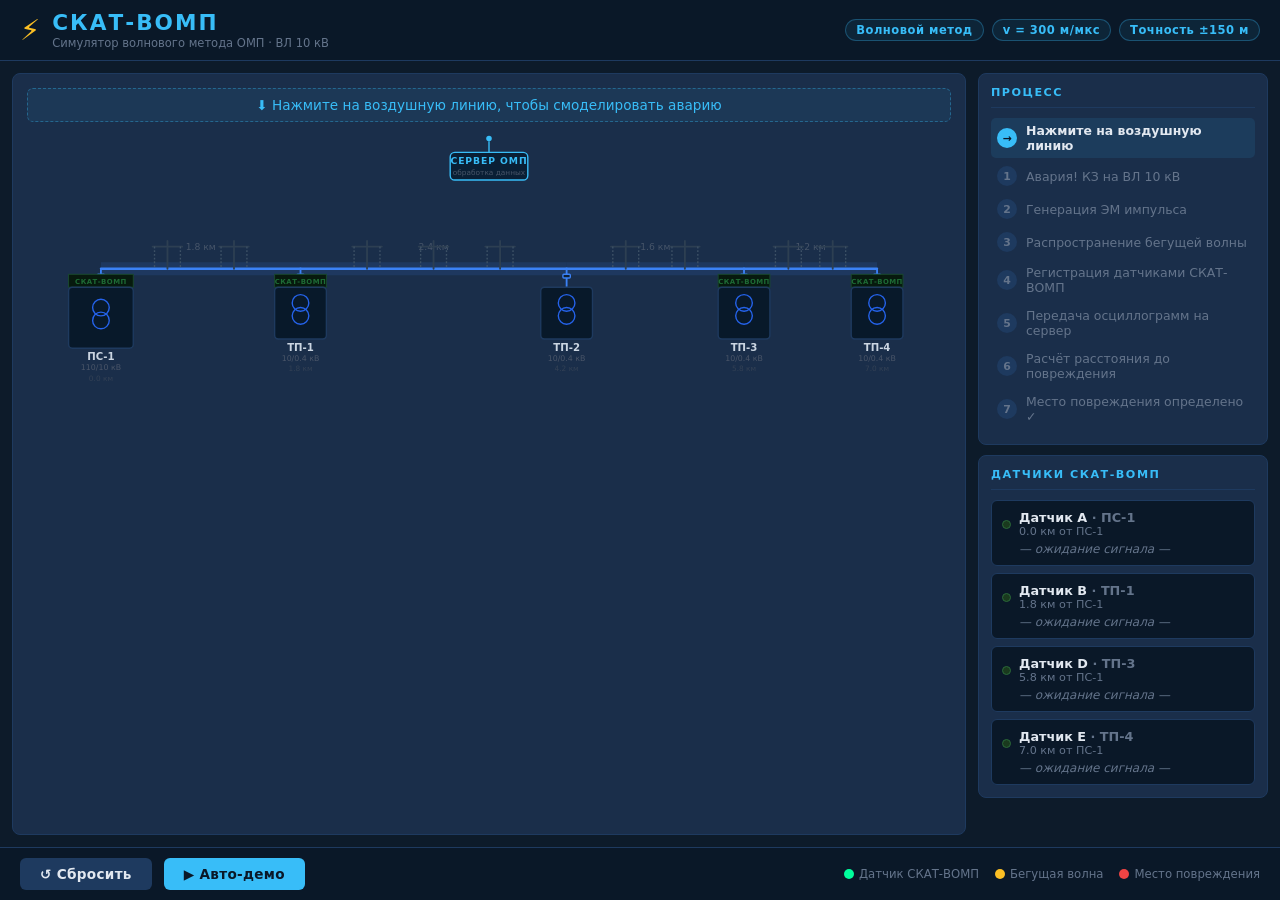
<file: index.html>
<!DOCTYPE html>
<html lang="ru">
<head>
    <meta charset="UTF-8">
    <meta name="viewport" content="width=device-width, initial-scale=1.0">
    <title>СКАТ-ВОМП — Симулятор определения мест повреждений</title>
    <meta name="apple-mobile-web-app-capable" content="yes">
    <meta name="apple-mobile-web-app-status-bar-style" content="black-translucent">
    <meta name="theme-color" content="#0d1b2a">
    <link rel="stylesheet" href="style.css">
</head>
<body>

<header class="page-header">
    <div class="header-inner">
        <div class="logo-row">
            <div class="logo-icon">⚡</div>
            <div>
                <div class="logo-name">СКАТ-ВОМП</div>
                <div class="logo-sub">Симулятор волнового метода ОМП · ВЛ 10 кВ</div>
            </div>
        </div>
        <div class="header-badges">
            <span class="badge">Волновой метод</span>
            <span class="badge">v = 300 м/мкс</span>
            <span class="badge">Точность ±150 м</span>
        </div>
    </div>
</header>

<div class="app-body">

    <div class="diagram-panel">
        <div class="diagram-hint" id="diagram-hint">
            ⬇ Нажмите на воздушную линию, чтобы смоделировать аварию
        </div>
        <svg id="network-svg" viewBox="0 0 1000 290"
             preserveAspectRatio="xMidYMid meet"
             role="img" aria-label="Однолинейная схема ВЛ 10 кВ">
        </svg>
    </div>

    <aside class="info-panel">

        <div class="panel-section">
            <div class="section-title">Процесс</div>
            <div class="steps-list" id="steps-list"></div>
        </div>

        <div class="panel-section">
            <div class="section-title">Датчики СКАТ-ВОМП</div>
            <div class="sensors-list" id="sensors-list"></div>
        </div>

        <div class="panel-section" id="calc-panel" style="display:none">
            <div class="section-title">Расчёт ОМП</div>
            <div id="calc-content"></div>
        </div>

    </aside>
</div>

<div class="bottom-bar">
    <button class="btn btn-reset" id="btn-reset">↺ Сбросить</button>
    <button class="btn btn-demo" id="btn-demo">▶ Авто-демо</button>
    <div class="bottom-legend">
        <span class="leg-item"><span class="leg-dot dot-sensor"></span>Датчик СКАТ-ВОМП</span>
        <span class="leg-item"><span class="leg-dot dot-wave"></span>Бегущая волна</span>
        <span class="leg-item"><span class="leg-dot dot-fault"></span>Место повреждения</span>
    </div>
</div>

<script src="simulator.js"></script>
</body>
</html>
</file>
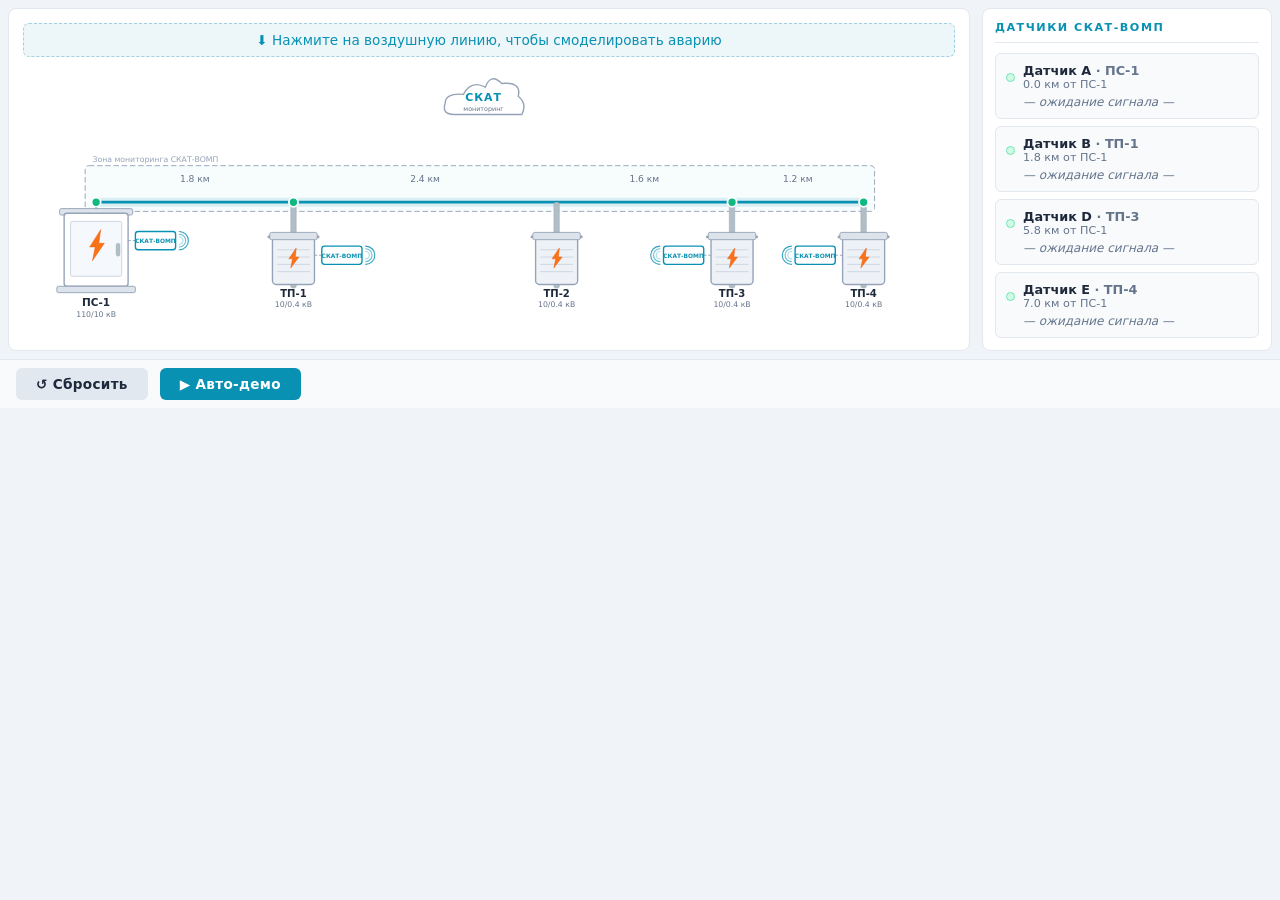
<file: simulator-embed.html>
<!DOCTYPE html>
<html lang="ru">
<head>
    <meta charset="UTF-8">
    <meta name="viewport" content="width=device-width, initial-scale=1.0">
    <title>СКАТ-ВОМП — Симулятор определения мест повреждений</title>

    <style>
:root {
    --bg-page: #f0f4f8;
    --bg-card: #ffffff;
    --bg-dark: #f8fafc;
    --color-line: #0891b2;
    --color-line-hover: #0ea5e9;
    --color-line-fault: #ef4444;
    --color-primary: #0891b2;
    --color-sensor-off: #d1fae5;
    --color-sensor-on: #10b981;
    --color-wave: #ef4444;
    --color-fault: #ef4444;
    --color-data: #8b5cf6;
    --color-result: #0d9488;
    --color-text: #1e293b;
    --color-dim: #64748b;
    --color-border: #e2e8f0;
    --radius: 8px;
    --font: 'Segoe UI', system-ui, -apple-system, sans-serif;
}

* { box-sizing: border-box; margin: 0; padding: 0; }

body {
    font-family: var(--font);
    background: var(--bg-page);
    color: var(--color-text);
    min-height: 0;
    display: flex;
    flex-direction: column;
}

.page-header {
    background: var(--bg-dark);
    border-bottom: 1px solid var(--color-border);
    padding: 10px 20px;
    flex-shrink: 0;
}

.header-inner {
    display: flex;
    align-items: center;
    justify-content: space-between;
    max-width: 1440px;
    margin: 0 auto;
}

.logo-row {
    display: flex;
    align-items: center;
    gap: 12px;
}

.logo-icon {
    font-size: 1.8rem;
    color: var(--color-wave);
    line-height: 1;
}

.logo-name {
    font-size: 1.35rem;
    font-weight: 800;
    color: var(--color-primary);
    letter-spacing: 2px;
}

.logo-sub {
    font-size: 0.72rem;
    color: var(--color-dim);
    margin-top: 1px;
}

.header-badges {
    display: flex;
    gap: 8px;
    flex-wrap: wrap;
}

.badge {
    background: rgba(8,145,178,0.08);
    color: var(--color-primary);
    border: 1px solid rgba(8,145,178,0.3);
    padding: 3px 10px;
    border-radius: 20px;
    font-size: 0.72rem;
    font-weight: 600;
    letter-spacing: 0.5px;
}

.app-body {
    display: flex;
    flex: 1;
    gap: 12px;
    padding: 8px;
    max-width: 1440px;
    margin: 0 auto;
    width: 100%;
}

.diagram-panel {
    flex: 1;
    background: var(--bg-card);
    border-radius: var(--radius);
    border: 1px solid var(--color-border);
    padding: 14px;
    display: flex;
    flex-direction: column;
    min-width: 0;
}

.diagram-hint {
    text-align: center;
    font-size: 0.85rem;
    color: var(--color-primary);
    padding: 8px 12px;
    background: rgba(8,145,178,0.07);
    border: 1px dashed rgba(8,145,178,0.35);
    border-radius: 6px;
    margin-bottom: 10px;
    transition: opacity 0.4s;
}

.diagram-hint.hidden {
    opacity: 0;
    pointer-events: none;
}

#network-svg {
    width: 100%;
    height: auto;
    display: block;
    touch-action: pan-x pan-y;
}

.info-panel {
    width: 290px;
    flex-shrink: 0;
    display: flex;
    flex-direction: column;
    gap: 10px;
}

.panel-section {
    background: var(--bg-card);
    border-radius: var(--radius);
    border: 1px solid var(--color-border);
    padding: 12px;
}

.section-title {
    font-size: 0.7rem;
    font-weight: 700;
    text-transform: uppercase;
    letter-spacing: 1.5px;
    color: var(--color-primary);
    padding-bottom: 8px;
    margin-bottom: 10px;
    border-bottom: 1px solid var(--color-border);
}

.step-item {
    display: flex;
    align-items: center;
    gap: 9px;
    padding: 5px 6px;
    border-radius: 5px;
    margin-bottom: 3px;
    transition: all 0.25s;
}

.step-num {
    width: 20px;
    height: 20px;
    border-radius: 50%;
    background: var(--color-border);
    color: var(--color-dim);
    display: flex;
    align-items: center;
    justify-content: center;
    font-size: 0.68rem;
    font-weight: 700;
    flex-shrink: 0;
    transition: all 0.25s;
}

.step-text {
    font-size: 0.78rem;
    color: var(--color-dim);
    transition: color 0.25s;
}

.step-item.active {
    background: rgba(8,145,178,0.08);
}

.step-item.active .step-num {
    background: var(--color-primary);
    color: #ffffff;
}

.step-item.active .step-text {
    color: var(--color-text);
    font-weight: 600;
}

.step-item.done .step-num {
    background: var(--color-result);
    color: #ffffff;
}

.step-item.done .step-text {
    color: var(--color-result);
}

.sensor-card {
    background: var(--bg-dark);
    border-radius: 6px;
    border: 1px solid var(--color-border);
    padding: 9px 10px;
    margin-bottom: 7px;
    transition: border-color 0.3s;
}

.sensor-card:last-child { margin-bottom: 0; }

.sensor-card.triggered {
    border-color: var(--color-sensor-on);
}

.sensor-hdr {
    display: flex;
    align-items: center;
    gap: 8px;
    margin-bottom: 4px;
}

.sensor-dot {
    width: 9px;
    height: 9px;
    border-radius: 50%;
    background: #d1fae5;
    border: 1.5px solid #6ee7b7;
    flex-shrink: 0;
    transition: all 0.3s;
}

.sensor-card.triggered .sensor-dot {
    background: var(--color-sensor-on);
    border-color: var(--color-sensor-on);
    box-shadow: 0 0 6px var(--color-sensor-on);
    animation: dot-pulse 1s ease-in-out 3;
}

.sensor-name {
    font-size: 0.8rem;
    font-weight: 700;
    color: var(--color-text);
}

.sensor-loc {
    font-size: 0.7rem;
    color: var(--color-dim);
}

.sensor-time {
    font-size: 0.75rem;
    color: var(--color-dim);
    padding-left: 17px;
    font-style: italic;
}

.sensor-time.registered {
    color: var(--color-sensor-on);
    font-style: normal;
    font-weight: 600;
}

.calc-box {
    background: var(--bg-dark);
    border-radius: 5px;
    border: 1px solid var(--color-border);
    padding: 10px;
    margin-bottom: 8px;
    font-size: 0.77rem;
}

.calc-formula {
    font-family: 'Courier New', Courier, monospace;
    font-size: 0.82rem;
    color: var(--color-primary);
    text-align: center;
    padding: 6px;
    background: rgba(8,145,178,0.06);
    border-radius: 4px;
    margin-bottom: 10px;
    border: 1px solid rgba(8,145,178,0.15);
}

.calc-row {
    display: flex;
    justify-content: space-between;
    align-items: baseline;
    padding: 3px 0;
    border-bottom: 1px solid rgba(0,0,0,0.06);
}

.calc-row:last-child { border-bottom: none; }

.calc-label {
    color: var(--color-dim);
    font-size: 0.73rem;
}

.calc-val {
    color: var(--color-text);
    font-weight: 600;
    font-family: 'Courier New', monospace;
    font-size: 0.8rem;
}

.calc-steps {
    font-family: 'Courier New', monospace;
    font-size: 0.78rem;
    color: var(--color-dim);
    line-height: 1.7;
    padding: 6px;
}

.calc-steps .hi { color: var(--color-primary); }

.calc-result-box {
    background: rgba(13,148,136,0.07);
    border: 1px solid var(--color-result);
    border-radius: 5px;
    padding: 10px;
    text-align: center;
}

.calc-result-label {
    font-size: 0.7rem;
    color: var(--color-dim);
    text-transform: uppercase;
    letter-spacing: 1px;
    margin-bottom: 4px;
}

.calc-result-value {
    font-size: 1.05rem;
    font-weight: 800;
    color: var(--color-result);
}

.calc-result-sub {
    font-size: 0.7rem;
    color: var(--color-dim);
    margin-top: 2px;
}

.bottom-bar {
    display: flex;
    align-items: center;
    gap: 12px;
    padding: 8px 16px;
    background: var(--bg-dark);
    border-top: 1px solid var(--color-border);
    flex-shrink: 0;
}

.btn {
    padding: 8px 20px;
    border-radius: 6px;
    border: none;
    font-family: var(--font);
    font-size: 0.85rem;
    font-weight: 700;
    cursor: pointer;
    transition: all 0.18s;
    letter-spacing: 0.3px;
}

.btn-reset {
    background: var(--color-border);
    color: var(--color-text);
}

.btn-reset:hover { background: #cbd5e1; }

.btn-demo {
    background: var(--color-primary);
    color: #ffffff;
}

.btn-demo:hover { background: #0ea5e9; }

.btn-demo:disabled {
    opacity: 0.4;
    cursor: not-allowed;
}

.bottom-legend {
    display: flex;
    gap: 16px;
    margin-left: auto;
    flex-wrap: wrap;
}

.leg-item {
    display: flex;
    align-items: center;
    gap: 5px;
    font-size: 0.73rem;
    color: var(--color-dim);
}

.leg-dot {
    width: 10px;
    height: 10px;
    border-radius: 50%;
    display: inline-block;
}

.dot-sensor { background: var(--color-sensor-on); }
.dot-wave   { background: var(--color-wave); }
.dot-fault  { background: var(--color-fault); }

@keyframes dot-pulse {
    0%, 100% { box-shadow: 0 0 6px var(--color-sensor-on); }
    50%       { box-shadow: 0 0 14px var(--color-sensor-on); }
}

@keyframes fadeIn {
    from { opacity: 0; transform: translateY(6px); }
    to   { opacity: 1; transform: translateY(0); }
}

.anim-fadein {
    animation: fadeIn 0.4s ease forwards;
}

@media (max-width: 860px) {
    .app-body { flex-direction: column; }
    .info-panel { width: 100%; flex-direction: row; flex-wrap: wrap; }
    .panel-section { flex: 1; min-width: 220px; }
    .header-badges { display: none; }
}

@media (max-width: 640px) {
    .diagram-panel {
        overflow-x: auto;
        -webkit-overflow-scrolling: touch;
        padding: 10px 8px;
    }
    #network-svg {
        min-width: 680px;
        width: 680px;
        height: auto;
    }
    .diagram-hint {
        font-size: 0.75rem;
        padding: 6px 10px;
    }
}

@media (max-width: 520px) {
    .info-panel { flex-direction: column !important; }
    .panel-section { min-width: unset !important; }
    .bottom-legend { display: none; }
    .logo-sub { display: none; }
    .bottom-bar { justify-content: center; gap: 10px; padding: 10px 12px; }
    .btn { flex: 1; max-width: 150px; min-height: 44px; font-size: 0.9rem; }
    .section-title { font-size: 0.65rem; }
    .step-text { font-size: 0.74rem; }
    .sensor-name { font-size: 0.75rem; }
}
    </style>
</head>
<body>


<div class="app-body">

    <div class="diagram-panel">
        <div class="diagram-hint" id="diagram-hint">
            ⬇ Нажмите на воздушную линию, чтобы смоделировать аварию
        </div>
        <svg id="network-svg" viewBox="0 0 1020 292"
             preserveAspectRatio="xMidYMid meet"
             role="img" aria-label="Однолинейная схема ВЛ 10 кВ">
        </svg>
    </div>

    <aside class="info-panel">

        <div class="panel-section" style="display:none">
            <div class="section-title">Процесс</div>
            <div class="steps-list" id="steps-list"></div>
        </div>

        <div class="panel-section">
            <div class="section-title">Датчики СКАТ-ВОМП</div>
            <div class="sensors-list" id="sensors-list"></div>
        </div>

        <div class="panel-section" id="calc-panel" style="display:none">
            <div class="section-title">Расчёт ОМП</div>
            <div id="calc-content"></div>
        </div>

    </aside>
</div>

<div class="bottom-bar">
    <button class="btn btn-reset" id="btn-reset">↺ Сбросить</button>
    <button class="btn btn-demo" id="btn-demo">▶ Авто-демо</button>

</div>

<script>
'use strict';

const WAVE_SPEED   = 300;
const SVG_NS       = 'http://www.w3.org/2000/svg';
const LINE_Y       = 148;
const SERVER_X     = 500;
const SERVER_Y     = 38;
const SVG_LEFT     = 80;
const SVG_RIGHT    = 920;
const TOTAL_KM     = 7.0;
const PX_PER_KM    = (SVG_RIGHT - SVG_LEFT) / TOTAL_KM;
const ANIM_VEL = (SVG_RIGHT - SVG_LEFT) / 3.5;

const NODES = [
    { id:'A', label:'ПС-1',  sub:'110/10 кВ', km:0.0, hasSensor:true,  isMain:true  },
    { id:'B', label:'ТП-1',  sub:'10/0.4 кВ', km:1.8, hasSensor:true,  isMain:false },
    { id:'C', label:'ТП-2',  sub:'10/0.4 кВ', km:4.2, hasSensor:false, isMain:false },
    { id:'D', label:'ТП-3',  sub:'10/0.4 кВ', km:5.8, hasSensor:true,  isMain:false },
    { id:'E', label:'ТП-4',  sub:'10/0.4 кВ', km:7.0, hasSensor:true,  isMain:false },
];

const SEGMENTS = [
    { id:0, from:0, to:1, km:1.8 },
    { id:1, from:1, to:2, km:2.4 },
    { id:2, from:2, to:3, km:1.6 },
    { id:3, from:3, to:4, km:1.2 },
];

const STEPS_TEXT = [
    'Нажмите на воздушную линию',
    'Авария! КЗ на ВЛ 10 кВ',
    'Генерация ЭМ импульса',
    'Распространение бегущей волны',
    'Регистрация датчиками СКАТ-ВОМП',
    'Передача осциллограмм на сервер',
    'Расчёт расстояния до повреждения',
    'Место повреждения определено ✓',
];

let S = {
    phase:'idle', faultSegId:null, faultKm:null, faultX:null,
    animStart:null, leftNodeIdx:null, rightNodeIdx:null,
    detected:{}, raf:null, stepIdx:0, timers:[],
};

function later(fn, ms) {
    const id = setTimeout(() => {
        S.timers = S.timers.filter(x => x !== id);
        if (S.phase !== 'idle') fn();
    }, ms);
    S.timers.push(id);
    return id;
}

const svg       = document.getElementById('network-svg');
const hintEl    = document.getElementById('diagram-hint');
const stepsEl   = document.getElementById('steps-list');
const sensorsEl = document.getElementById('sensors-list');
const calcPanel = document.getElementById('calc-panel');
const calcEl    = document.getElementById('calc-content');
const btnReset  = document.getElementById('btn-reset');
const btnDemo   = document.getElementById('btn-demo');

function mkEl(tag, attrs) {
    const e = document.createElementNS(SVG_NS, tag);
    for (const [k, v] of Object.entries(attrs)) e.setAttribute(k, v);
    return e;
}
function mkTxt(str, attrs) {
    const e = mkEl('text', attrs);
    e.textContent = str;
    return e;
}
function kmToX(km) { return SVG_LEFT + km * PX_PER_KM; }

function clientToSVG(evt) {
    const pt = svg.createSVGPoint();
    pt.x = evt.clientX; pt.y = evt.clientY;
    return pt.matrixTransform(svg.getScreenCTM().inverse());
}

function buildSVG() {
    svg.innerHTML = '';
    buildDefs();
    buildServer();
    buildSegmentLines();
    buildNodes();
    ['trail-g','wave-g','fault-g','packet-g','result-g'].forEach(id => {
        svg.appendChild(mkEl('g', {id}));
    });
}

function buildDefs() {
    const defs = mkEl('defs', {});
    const fw = mkEl('filter', {id:'fw', x:'-80%', y:'-80%', width:'260%', height:'260%'});
    fw.appendChild(mkEl('feGaussianBlur', {in:'SourceGraphic', stdDeviation:'5', result:'b'}));
    const m1 = mkEl('feMerge', {});
    [mkEl('feMergeNode',{in:'b'}), mkEl('feMergeNode',{in:'SourceGraphic'})].forEach(n=>m1.appendChild(n));
    fw.appendChild(m1);
    defs.appendChild(fw);
    const fs = mkEl('filter', {id:'fs', x:'-100%', y:'-100%', width:'300%', height:'300%'});
    fs.appendChild(mkEl('feGaussianBlur', {in:'SourceGraphic', stdDeviation:'4', result:'b'}));
    const m2 = mkEl('feMerge', {});
    [mkEl('feMergeNode',{in:'b'}), mkEl('feMergeNode',{in:'SourceGraphic'})].forEach(n=>m2.appendChild(n));
    fs.appendChild(m2);
    defs.appendChild(fs);
    const rg = mkEl('radialGradient', {id:'wave-grad'});
    [['0%','#ffffff','1'],['35%','#fca5a5','0.85'],['100%','#ef4444','0']].forEach(([o,c,op]) => {
        rg.appendChild(mkEl('stop', {offset:o, 'stop-color':c, 'stop-opacity':op}));
    });
    defs.appendChild(rg);
    svg.appendChild(defs);
}

function buildServer() {
    const g = mkEl('g', {id:'server-icon'});
    const cx = SERVER_X + 4, cy = SERVER_Y + 2;
    // Cloud shape
    const cp = `M ${cx-32},${cy+12} Q ${cx-46},${cy+12} ${cx-42},${cy+0} Q ${cx-42},${cy-12} ${cx-22},${cy-10} Q ${cx-14},${cy-26} ${cx+2},${cy-18} Q ${cx+8},${cy-34} ${cx+20},${cy-22} Q ${cx+42},${cy-24} ${cx+38},${cy-8} Q ${cx+48},${cy+0} ${cx+42},${cy+12} Z`;
    g.appendChild(mkEl('path', {d:cp, fill:'#ffffff', stroke:'#94a3b8', 'stroke-width':'1.5'}));
    g.appendChild(mkTxt('СКАТ', {'text-anchor':'middle', x:cx, y:cy-3, fill:'#0891b2', 'font-size':'12', 'font-weight':'800', 'letter-spacing':'1', 'font-family':'Segoe UI,system-ui,sans-serif'}));
    g.appendChild(mkTxt('мониторинг', {'text-anchor':'middle', x:cx, y:cy+8, fill:'#64748b', 'font-size':'7', 'font-family':'Segoe UI,system-ui,sans-serif'}));
    svg.appendChild(g);
}

function buildSegmentLines() {
    const g = mkEl('g', {id:'seg-group'});
    // Monitoring zone border
    const zX = SVG_LEFT - 12, zY = LINE_Y - 40, zW = SVG_RIGHT - SVG_LEFT + 24, zH = 50;
    g.appendChild(mkEl('rect', {x:zX, y:zY, width:zW, height:zH, rx:'4', fill:'rgba(8,145,178,0.03)', stroke:'#94a3b8', 'stroke-width':'1', 'stroke-dasharray':'6 3'}));
    g.appendChild(mkTxt('Зона мониторинга СКАТ-ВОМП', {x:zX+8, y:zY-4, fill:'#94a3b8', 'font-size':'8.5', 'font-family':'Segoe UI,system-ui,sans-serif'}));
    SEGMENTS.forEach(seg => {
        const x1 = kmToX(NODES[seg.from].km);
        const x2 = kmToX(NODES[seg.to].km);
        const mx = (x1 + x2) / 2;
        g.appendChild(mkEl('line', {x1, y1:LINE_Y, x2, y2:LINE_Y, stroke:'rgba(8,145,178,0.12)', 'stroke-width':'10'}));
        g.appendChild(mkEl('line', {id:`seg-${seg.id}`, x1, y1:LINE_Y, x2, y2:LINE_Y, stroke:'#0891b2', 'stroke-width':'3', 'stroke-linecap':'round'}));
        g.appendChild(mkTxt(`${seg.km} км`, {'text-anchor':'middle', x:mx, y:LINE_Y-22, fill:'#64748b', 'font-size':'10', 'font-family':'Segoe UI,system-ui,sans-serif'}));
        const hit = mkEl('line', {x1, y1:LINE_Y, x2, y2:LINE_Y, stroke:'transparent', 'stroke-width':'24', cursor:'pointer'});
        hit.addEventListener('click', e => handleSegClick(e, seg.id));
        hit.addEventListener('mouseenter', () => { if (S.phase === 'idle') document.getElementById(`seg-${seg.id}`).setAttribute('stroke','#0ea5e9'); });
        hit.addEventListener('mouseleave', () => { if (S.phase === 'idle') document.getElementById(`seg-${seg.id}`).setAttribute('stroke','#0891b2'); });
        g.appendChild(hit);
    });
    svg.appendChild(g);
}


function buildNodes() {
    const g = mkEl('g', {id:'nodes-group'});
    const F = 'Segoe UI,system-ui,sans-serif';

    NODES.forEach((node) => {
        const x = kmToX(node.km);
        const ng = mkEl('g', {id:`node-${node.id}`});

        if (node.isMain) {
            // ПС-1: tall switchgear cabinet (110/10 кВ)
            const cabW = 70, cabH = 80;
            const cabY = LINE_Y + 12;
            // Short drop from line to cabinet top
            ng.appendChild(mkEl('line', {x1:x, y1:LINE_Y, x2:x, y2:cabY, stroke:'#0891b2', 'stroke-width':'2.5'}));
            // Roof visor
            ng.appendChild(mkEl('rect', {x:x-cabW/2-5, y:cabY-5, width:cabW+10, height:7, rx:'2', fill:'#dde3ea', stroke:'#94a3b8', 'stroke-width':'1'}));
            // Main cabinet body
            ng.appendChild(mkEl('rect', {x:x-cabW/2, y:cabY, width:cabW, height:cabH, rx:'3', fill:'#ffffff', stroke:'#94a3b8', 'stroke-width':'1.5'}));
            // Door panel inset
            ng.appendChild(mkEl('rect', {x:x-cabW/2+7, y:cabY+9, width:cabW-14, height:cabH-20, rx:'2', fill:'#f5f8fc', stroke:'#cbd5e1', 'stroke-width':'1'}));
            // Orange lightning bolt (centred on door panel)
            const ly = cabY + 18;
            ng.appendChild(mkEl('path', {d:`M ${x+5},${ly} L ${x-7},${ly+19} L ${x-1},${ly+19} L ${x-4},${ly+34} L ${x+9},${ly+15} L ${x+3},${ly+15} Z`, fill:'#f97316', stroke:'#ea580c', 'stroke-width':'0.5'}));
            // Door handle
            ng.appendChild(mkEl('rect', {x:x+cabW/2-13, y:cabY+cabH/2-7, width:4, height:14, rx:'2', fill:'#b0bec5', stroke:'#90a4ae', 'stroke-width':'0.5'}));
            // Bottom platform
            ng.appendChild(mkEl('rect', {x:x-cabW/2-8, y:cabY+cabH, width:cabW+16, height:7, rx:'2', fill:'#dde3ea', stroke:'#94a3b8', 'stroke-width':'1'}));
            // Labels
            ng.appendChild(mkTxt(node.label, {'text-anchor':'middle', x, y:cabY+cabH+22, fill:'#1e293b', 'font-size':'11.5', 'font-weight':'700', 'font-family':F}));
            ng.appendChild(mkTxt(node.sub,   {'text-anchor':'middle', x, y:cabY+cabH+34, fill:'#64748b', 'font-size':'8.5',  'font-family':F}));
            // СКАТ-ВОМП device box
            if (node.hasSensor) {
                const devX = x + cabW/2 + 8, devY = cabY + 20;
                const devW = 44, devH = 20, devCY = devY + devH/2;
                ng.appendChild(mkEl('line',  {id:`scon-${node.id}`, x1:x+cabW/2, y1:devCY, x2:devX,       y2:devCY, stroke:'#94a3b8', 'stroke-width':'1', 'stroke-dasharray':'3 2'}));
                ng.appendChild(mkEl('rect',  {id:`sbg-${node.id}`,  x:devX, y:devY, width:devW, height:devH, rx:'3', fill:'#ffffff', stroke:'#0891b2', 'stroke-width':'1.5'}));
                ng.appendChild(mkTxt('СКАТ-ВОМП', {id:`slbl-${node.id}`, 'text-anchor':'middle', x:devX+devW/2, y:devY+13, fill:'#0891b2', 'font-size':'6.5', 'font-weight':'700', 'font-family':F}));
                const gx = devX+devW+4, gy = devCY;
                [4,7,10].forEach((r,i) => ng.appendChild(mkEl('path', {d:`M ${gx},${gy-r} A ${r},${r} 0 0 1 ${gx},${gy+r}`, fill:'none', stroke:'#0891b2', 'stroke-width':'1.2', opacity:String(0.35+i*0.25), 'stroke-linecap':'round'})));
                ng.appendChild(mkEl('circle', {id:`sdot-${node.id}`, cx:x, cy:LINE_Y, r:'5', fill:'#10b981', stroke:'#ffffff', 'stroke-width':'2'}));
            }

        } else {
            // ТП-x: pole-mounted transformer (10/0.4 кВ)
            const cabW = 46, cabH = 52, poleW = 6;
            const cabY = LINE_Y + 38;
            // Utility pole (rect behind cabinet, extends to SVG bottom)
            ng.appendChild(mkEl('rect', {x:x-poleW/2, y:LINE_Y, width:poleW, height:cabY+cabH-LINE_Y+4, rx:'2', fill:'#b0bec5', stroke:'#9ca3af', 'stroke-width':'0.5'}));
            // Horizontal mounting bracket
            ng.appendChild(mkEl('line', {x1:x-cabW/2-4, y1:cabY, x2:x+cabW/2+4, y2:cabY, stroke:'#9ca3af', 'stroke-width':'3', 'stroke-linecap':'round'}));
            // Cabinet body (draws over pole)
            ng.appendChild(mkEl('rect', {x:x-cabW/2, y:cabY, width:cabW, height:cabH, rx:'4', fill:'#eef2f7', stroke:'#94a3b8', 'stroke-width':'1.5'}));
            // Top cap
            ng.appendChild(mkEl('rect', {x:x-cabW/2-3, y:cabY-5, width:cabW+6, height:8, rx:'2', fill:'#dde3ea', stroke:'#94a3b8', 'stroke-width':'1'}));
            // Side cooling ribs
            [14,22,30,38].forEach(oy => ng.appendChild(mkEl('line', {x1:x-cabW/2+5, y1:cabY+oy, x2:x+cabW/2-5, y2:cabY+oy, stroke:'#cbd5e1', 'stroke-width':'1'})));
            // Orange lightning bolt
            const ly = cabY + 12;
            ng.appendChild(mkEl('path', {d:`M ${x+3},${ly} L ${x-5},${ly+12} L ${x-1},${ly+12} L ${x-3},${ly+22} L ${x+6},${ly+10} L ${x+2},${ly+10} Z`, fill:'#f97316', stroke:'#ea580c', 'stroke-width':'0.5'}));
            // Labels
            ng.appendChild(mkTxt(node.label, {'text-anchor':'middle', x, y:cabY+cabH+14, fill:'#1e293b', 'font-size':'11',  'font-weight':'700', 'font-family':F}));
            ng.appendChild(mkTxt(node.sub,   {'text-anchor':'middle', x, y:cabY+cabH+25, fill:'#64748b', 'font-size':'8.5', 'font-family':F}));
            // СКАТ-ВОМП device box
            if (node.hasSensor) {
                const devW = 44, devH = 20;
                const devY = cabY + 10, devCY = devY + devH/2;
                const toLeft = node.km > 4.0;
                const devX  = toLeft ? x - cabW/2 - devW - 8 : x + cabW/2 + 8;
                const conX1 = toLeft ? x - cabW/2 : x + cabW/2;
                const conX2 = toLeft ? devX + devW : devX;
                ng.appendChild(mkEl('line', {id:`scon-${node.id}`, x1:conX1, y1:devCY, x2:conX2, y2:devCY, stroke:'#94a3b8', 'stroke-width':'1', 'stroke-dasharray':'3 2'}));
                ng.appendChild(mkEl('rect', {id:`sbg-${node.id}`,  x:devX, y:devY, width:devW, height:devH, rx:'3', fill:'#ffffff', stroke:'#0891b2', 'stroke-width':'1.5'}));
                ng.appendChild(mkTxt('СКАТ-ВОМП', {id:`slbl-${node.id}`, 'text-anchor':'middle', x:devX+devW/2, y:devY+13, fill:'#0891b2', 'font-size':'6.5', 'font-weight':'700', 'font-family':F}));
                const gx = toLeft ? devX-4 : devX+devW+4, gy = devCY, sw = toLeft ? '0' : '1';
                [4,7,10].forEach((r,i) => ng.appendChild(mkEl('path', {d:`M ${gx},${gy-r} A ${r},${r} 0 0 ${sw} ${gx},${gy+r}`, fill:'none', stroke:'#0891b2', 'stroke-width':'1.2', opacity:String(0.35+i*0.25), 'stroke-linecap':'round'})));
                ng.appendChild(mkEl('circle', {id:`sdot-${node.id}`, cx:x, cy:LINE_Y, r:'5', fill:'#10b981', stroke:'#ffffff', 'stroke-width':'2'}));
            }
        }
        g.appendChild(ng);
    });
    svg.appendChild(g);
}

function buildStepsUI() {
    stepsEl.innerHTML = '';
    STEPS_TEXT.forEach((text, i) => {
        const div = document.createElement('div');
        div.className = 'step-item' + (i === 0 ? ' active' : '');
        div.id = `step-${i}`;
        div.innerHTML = `<div class="step-num">${i === 0 ? '→' : i}</div><div class="step-text">${text}</div>`;
        stepsEl.appendChild(div);
    });
}

function buildSensorsUI() {
    sensorsEl.innerHTML = '';
    NODES.filter(n => n.hasSensor).forEach(node => {
        const div = document.createElement('div');
        div.className = 'sensor-card';
        div.id = `sc-${node.id}`;
        div.innerHTML = `<div class="sensor-hdr"><div class="sensor-dot" id="sd-${node.id}"></div><div><div class="sensor-name">Датчик ${node.id} <span style="color:#64748b">· ${node.label}</span></div><div class="sensor-loc">${node.km.toFixed(1)} км от ПС-1</div></div></div><div class="sensor-time" id="st-${node.id}">— ожидание сигнала —</div>`;
        sensorsEl.appendChild(div);
    });
}

function setStep(idx) {
    S.stepIdx = idx;
    STEPS_TEXT.forEach((_, i) => {
        const el = document.getElementById(`step-${i}`);
        if (!el) return;
        el.className = 'step-item' + (i < idx ? ' done' : i === idx ? ' active' : '');
        if (i < idx) el.querySelector('.step-num').textContent = '✓';
        else if (i > 0) el.querySelector('.step-num').textContent = i;
        else el.querySelector('.step-num').textContent = '→';
    });
}

function triggerSensorUI(nodeId, timeUs) {
    const card = document.getElementById(`sc-${nodeId}`);
    const timeEl = document.getElementById(`st-${nodeId}`);
    if (card) card.classList.add('triggered');
    if (timeEl) { timeEl.className = 'sensor-time registered'; timeEl.textContent = `Сигнал: t = ${timeUs.toFixed(2)} мкс`; }
    const sbg  = document.getElementById(`sbg-${nodeId}`);
    const slbl = document.getElementById(`slbl-${nodeId}`);
    if (sbg)  { sbg.setAttribute('fill','#f0fdf4'); sbg.setAttribute('stroke','#10b981'); }
    if (slbl) { slbl.setAttribute('fill','#10b981'); }
    const nodeKm = NODES.find(n => n.id === nodeId).km;
    const nx = kmToX(nodeKm);
    const ring = mkEl('circle', {cx:nx, cy:LINE_Y, r:'10', fill:'none', stroke:'#10b981', 'stroke-width':'2.5', opacity:'0.9'});
    document.getElementById('wave-g').appendChild(ring);
    animateRing(ring);
}

function animateRing(circle) {
    let r = 10, op = 0.9;
    const tick = () => {
        r += 0.9; op -= 0.03;
        circle.setAttribute('r', r);
        circle.setAttribute('opacity', Math.max(0, op));
        if (op > 0) requestAnimationFrame(tick);
        else circle.remove();
    };
    requestAnimationFrame(tick);
}

function markFaultSegment(segId, faultX) {
    const segEl = document.getElementById(`seg-${segId}`);
    if (segEl) segEl.setAttribute('stroke','#ef4444');
    const fg = document.getElementById('fault-g');
    fg.innerHTML = '';
    const F = 'Segoe UI,system-ui,sans-serif';
    // Pulsing outer ring
    const pulse = mkEl('circle', {id:'fault-pulse', cx:faultX, cy:LINE_Y, r:'16', fill:'rgba(239,68,68,0.08)', stroke:'#ef4444', 'stroke-width':'1.5', opacity:'0.7'});
    fg.appendChild(pulse);
    animateFaultPulse(pulse);
    // Red circle with X (⊗)
    fg.appendChild(mkEl('circle', {cx:faultX, cy:LINE_Y, r:'11', fill:'#fef2f2', stroke:'#ef4444', 'stroke-width':'2.5'}));
    const d = 6.5;
    fg.appendChild(mkEl('line', {x1:faultX-d, y1:LINE_Y-d, x2:faultX+d, y2:LINE_Y+d, stroke:'#ef4444', 'stroke-width':'2.5', 'stroke-linecap':'round'}));
    fg.appendChild(mkEl('line', {x1:faultX+d, y1:LINE_Y-d, x2:faultX-d, y2:LINE_Y+d, stroke:'#ef4444', 'stroke-width':'2.5', 'stroke-linecap':'round'}));
    fg.appendChild(mkTxt('КЗ', {'text-anchor':'middle', x:faultX, y:LINE_Y+27, fill:'#ef4444', 'font-size':'9', 'font-weight':'700', 'font-family':F}));
}

function animateFaultPulse(circle) {
    let r = 10, op = 0.7, growing = true;
    const tick = () => {
        if (growing) { r += 0.4; if (r >= 22) growing = false; }
        else { r -= 0.4; if (r <= 10) growing = true; }
        op = 0.3 + 0.4 * (r - 10) / 12;
        circle.setAttribute('r', r);
        circle.setAttribute('opacity', op);
        if (S.phase !== 'idle') requestAnimationFrame(tick);
    };
    requestAnimationFrame(tick);
}

function handleSegClick(evt, segId) {
    if (S.phase !== 'idle') return;
    const pt = clientToSVG(evt);
    const seg = SEGMENTS[segId];
    const x1  = kmToX(NODES[seg.from].km);
    const x2  = kmToX(NODES[seg.to].km);
    const faultX = Math.max(x1 + 15, Math.min(x2 - 15, pt.x));
    const faultKm = (faultX - SVG_LEFT) / PX_PER_KM;
    startSimulation(segId, faultX, faultKm);
}

function startSimulation(segId, faultX, faultKm) {
    S.phase = 'fault'; S.faultSegId = segId; S.faultX = faultX; S.faultKm = faultKm;
    S.detected = {}; S.animStart = null; S.leftNodeIdx = null; S.rightNodeIdx = null;
    NODES.forEach((node, i) => {
        if (!node.hasSensor) return;
        if (node.km <= faultKm && (S.leftNodeIdx === null || node.km > NODES[S.leftNodeIdx].km)) S.leftNodeIdx = i;
        if (node.km >= faultKm && (S.rightNodeIdx === null || node.km < NODES[S.rightNodeIdx].km)) S.rightNodeIdx = i;
    });
    hintEl.classList.add('hidden');
    btnDemo.disabled = true;
    setStep(1);
    markFaultSegment(segId, faultX);
    later(() => {
        setStep(2);
        later(() => {
            setStep(3);
            S.phase = 'wave'; S.animStart = performance.now();
            createWaveElements();
            S.raf = requestAnimationFrame(animTick);
        }, 800);
    }, 600);
}

function createWaveElements() {
    const wg = document.getElementById('wave-g');
    wg.appendChild(mkEl('line', {id:'trail-L', x1:S.faultX, y1:LINE_Y, x2:S.faultX, y2:LINE_Y, stroke:'#ef4444', 'stroke-width':'3.5', opacity:'0.5', 'stroke-linecap':'round'}));
    wg.appendChild(mkEl('line', {id:'trail-R', x1:S.faultX, y1:LINE_Y, x2:S.faultX, y2:LINE_Y, stroke:'#ef4444', 'stroke-width':'3.5', opacity:'0.5', 'stroke-linecap':'round'}));
    wg.appendChild(mkEl('circle', {id:'wave-L', cx:S.faultX, cy:LINE_Y, r:'11', fill:'url(#wave-grad)', filter:'url(#fw)'}));
    wg.appendChild(mkEl('circle', {id:'wave-R', cx:S.faultX, cy:LINE_Y, r:'11', fill:'url(#wave-grad)', filter:'url(#fw)'}));
}

function animTick(now) {
    if (S.phase !== 'wave') return;
    const elapsed = (now - S.animStart) / 1000;
    const leftX   = Math.max(SVG_LEFT,  S.faultX - ANIM_VEL * elapsed);
    const rightX  = Math.min(SVG_RIGHT, S.faultX + ANIM_VEL * elapsed);
    const wL = document.getElementById('wave-L');
    const wR = document.getElementById('wave-R');
    const tL = document.getElementById('trail-L');
    const tR = document.getElementById('trail-R');
    if (wL) wL.setAttribute('cx', leftX);
    if (wR) wR.setAttribute('cx', rightX);
    if (tL) { tL.setAttribute('x1', S.faultX); tL.setAttribute('x2', leftX); }
    if (tR) { tR.setAttribute('x1', S.faultX); tR.setAttribute('x2', rightX); }
    NODES.forEach((node) => {
        if (!node.hasSensor || S.detected[node.id]) return;
        const nx = kmToX(node.km);
        const isLeft  = node.km < S.faultKm - 0.01;
        const isRight = node.km > S.faultKm + 0.01;
        if ((isLeft && leftX <= nx + 2) || (isRight && rightX >= nx - 2)) {
            const distM = Math.abs(node.km - S.faultKm) * 1000;
            const timeUs = distM / WAVE_SPEED;
            S.detected[node.id] = timeUs;
            triggerSensorUI(node.id, timeUs);
            if (Object.keys(S.detected).length === 1) setStep(4);
        }
    });
    if (leftX <= SVG_LEFT + 1 && rightX >= SVG_RIGHT - 1) {
        stopAnim();
        later(startDataTransfer, 600);
        return;
    }
    S.raf = requestAnimationFrame(animTick);
}

function stopAnim() {
    if (S.raf) { cancelAnimationFrame(S.raf); S.raf = null; }
    ['wave-L','wave-R','trail-L','trail-R'].forEach(id => { const el = document.getElementById(id); if (el) el.remove(); });
}

function startDataTransfer() {
    S.phase = 'transfer';
    setStep(5);
    const sensorIds = Object.keys(S.detected);
    let delay = 0;
    sensorIds.forEach(nid => { later(() => sendPacket(nid), delay); delay += 300; });
    later(showCalculation, delay + 1800);
}

function sendPacket(nodeId) {
    const node = NODES.find(n => n.id === nodeId);
    if (!node) return;
    const startX = kmToX(node.km);
    const pg = document.getElementById('packet-g');
    const pkt = mkEl('circle', {cx:startX, cy:LINE_Y, r:'5', fill:'#a78bfa', opacity:'0.9', filter:'url(#fw)'});
    pg.appendChild(pkt);
    const totalFrames = 50;
    let frame = 0;
    const tick = () => {
        frame++;
        const t = frame / totalFrames;
        const ease = t < 0.5 ? 2*t*t : -1+(4-2*t)*t;
        pkt.setAttribute('cx', startX + (SERVER_X - startX) * ease);
        pkt.setAttribute('cy', LINE_Y + (SERVER_Y - LINE_Y) * ease);
        pkt.setAttribute('opacity', 1 - t * 0.3);
        if (frame < totalFrames) requestAnimationFrame(tick);
        else pkt.remove();
    };
    requestAnimationFrame(tick);
}

function showCalculation() {
    S.phase = 'calc';
    setStep(6);
    calcPanel.style.display = 'block';
    calcPanel.classList.add('anim-fadein');
    const L  = NODES[S.leftNodeIdx];
    const R  = NODES[S.rightNodeIdx];
    const Lm  = (R.km - L.km) * 1000;
    const tL  = S.detected[L.id] ?? 0;
    const tR  = S.detected[R.id] ?? 0;
    const dt  = tL - tR;
    const xFromL = (Lm + WAVE_SPEED * dt) / 2;
    const resultKm = L.km + xFromL / 1000;
    calcEl.innerHTML = `
      <div class="calc-box">
        <div class="calc-formula">x = (L + v · Δt) / 2</div>
        <div class="calc-row"><span class="calc-label">Датчики расчёта:</span><span class="calc-val">${L.id} (${L.label}) ↔ ${R.id} (${R.label})</span></div>
        <div class="calc-row"><span class="calc-label">L (расстояние):</span><span class="calc-val">${Lm.toFixed(0)} м</span></div>
        <div class="calc-row"><span class="calc-label">v (скорость волны):</span><span class="calc-val">300 м/мкс</span></div>
        <div class="calc-row"><span class="calc-label">t<sub>${L.id}</sub> (датчик ${L.id}):</span><span class="calc-val">${tL.toFixed(2)} мкс</span></div>
        <div class="calc-row"><span class="calc-label">t<sub>${R.id}</sub> (датчик ${R.id}):</span><span class="calc-val">${tR.toFixed(2)} мкс</span></div>
        <div class="calc-row"><span class="calc-label">Δt = t${L.id} − t${R.id}:</span><span class="calc-val">${dt.toFixed(2)} мкс</span></div>
      </div>
      <div class="calc-box">
        <div class="calc-steps">
          x = (${Lm.toFixed(0)} + 300 · ${dt.toFixed(2)}) / 2<br>
          x = (${Lm.toFixed(0)} + ${(300*dt).toFixed(0)}) / 2<br>
          x = ${((Lm + 300*dt)/2).toFixed(0)} / 2<br>
          <span class="hi">x = <b>${xFromL.toFixed(0)} м</b> от ${L.label}</span>
        </div>
      </div>`;
    later(() => showResult(resultKm, xFromL, L, R), 1600);
}

function showResult(resultKm, xFromL, L, R) {
    S.phase = 'result';
    setStep(7);
    const resDiv = document.createElement('div');
    resDiv.className = 'calc-result-box anim-fadein';
    resDiv.innerHTML = `<div class="calc-result-label">Место повреждения</div><div class="calc-result-value">${resultKm.toFixed(3)} км от ПС-1</div><div class="calc-result-sub">${xFromL.toFixed(0)} м от ${L.label} · погрешность ±150 м</div>`;
    calcEl.appendChild(resDiv);
    const rx = kmToX(resultKm);
    const rg = document.getElementById('result-g');
    rg.innerHTML = '';
    rg.appendChild(mkEl('line', {x1:rx, y1:LINE_Y-40, x2:rx, y2:LINE_Y-18, stroke:'#0d9488', 'stroke-width':'2', 'stroke-dasharray':'3 2'}));
    rg.appendChild(mkEl('polygon', {points:`${rx-4},${LINE_Y-18} ${rx+4},${LINE_Y-18} ${rx},${LINE_Y-6}`, fill:'#0d9488'}));
    rg.appendChild(mkTxt(`${resultKm.toFixed(2)} км`, {'text-anchor':'middle', x:rx, y:LINE_Y-44, fill:'#0d9488', 'font-size':'10', 'font-weight':'700', 'font-family':'Segoe UI,system-ui,sans-serif'}));
    rg.appendChild(mkTxt('ОМП', {'text-anchor':'middle', x:rx, y:LINE_Y-55, fill:'#0d9488', 'font-size':'8', 'font-family':'Segoe UI,system-ui,sans-serif'}));
    const errPx = 0.15 * PX_PER_KM;
    rg.appendChild(mkEl('line', {x1:rx-errPx, y1:LINE_Y, x2:rx+errPx, y2:LINE_Y, stroke:'#0d9488', 'stroke-width':'4', opacity:'0.4', 'stroke-linecap':'round'}));
}

function reset() {
    if (S.raf) cancelAnimationFrame(S.raf);
    (S.timers || []).forEach(clearTimeout);
    S = {phase:'idle', faultSegId:null, faultKm:null, faultX:null, animStart:null, leftNodeIdx:null, rightNodeIdx:null, detected:{}, raf:null, stepIdx:0, timers:[]};
    SEGMENTS.forEach(seg => { const el = document.getElementById(`seg-${seg.id}`); if (el) el.setAttribute('stroke','#0891b2'); });
    NODES.filter(n => n.hasSensor).forEach(node => {
        const sbg  = document.getElementById(`sbg-${node.id}`);
        const slbl = document.getElementById(`slbl-${node.id}`);
        if (sbg)  { sbg.setAttribute('fill','#ffffff'); sbg.setAttribute('stroke','#0891b2'); }
        if (slbl) { slbl.setAttribute('fill','#0891b2'); }
    });
    ['trail-g','wave-g','fault-g','packet-g','result-g'].forEach(id => { const el = document.getElementById(id); if (el) el.innerHTML = ''; });
    hintEl.classList.remove('hidden');
    calcPanel.style.display = 'none';
    calcEl.innerHTML = '';
    btnDemo.disabled = false;
    buildStepsUI();
    buildSensorsUI();
}

function runDemo() {
    if (S.phase !== 'idle') reset();
    const seg = SEGMENTS[1];
    const x1 = kmToX(NODES[seg.from].km);
    const x2 = kmToX(NODES[seg.to].km);
    const faultX  = x1 + (x2 - x1) * 0.42;
    const faultKm = (faultX - SVG_LEFT) / PX_PER_KM;
    startSimulation(1, faultX, faultKm);
}

function init() {
    buildSVG();
    buildStepsUI();
    buildSensorsUI();
    btnReset.addEventListener('click', reset);
    btnDemo.addEventListener('click', runDemo);
}

init();
</script>
</body>
</html>
</file>
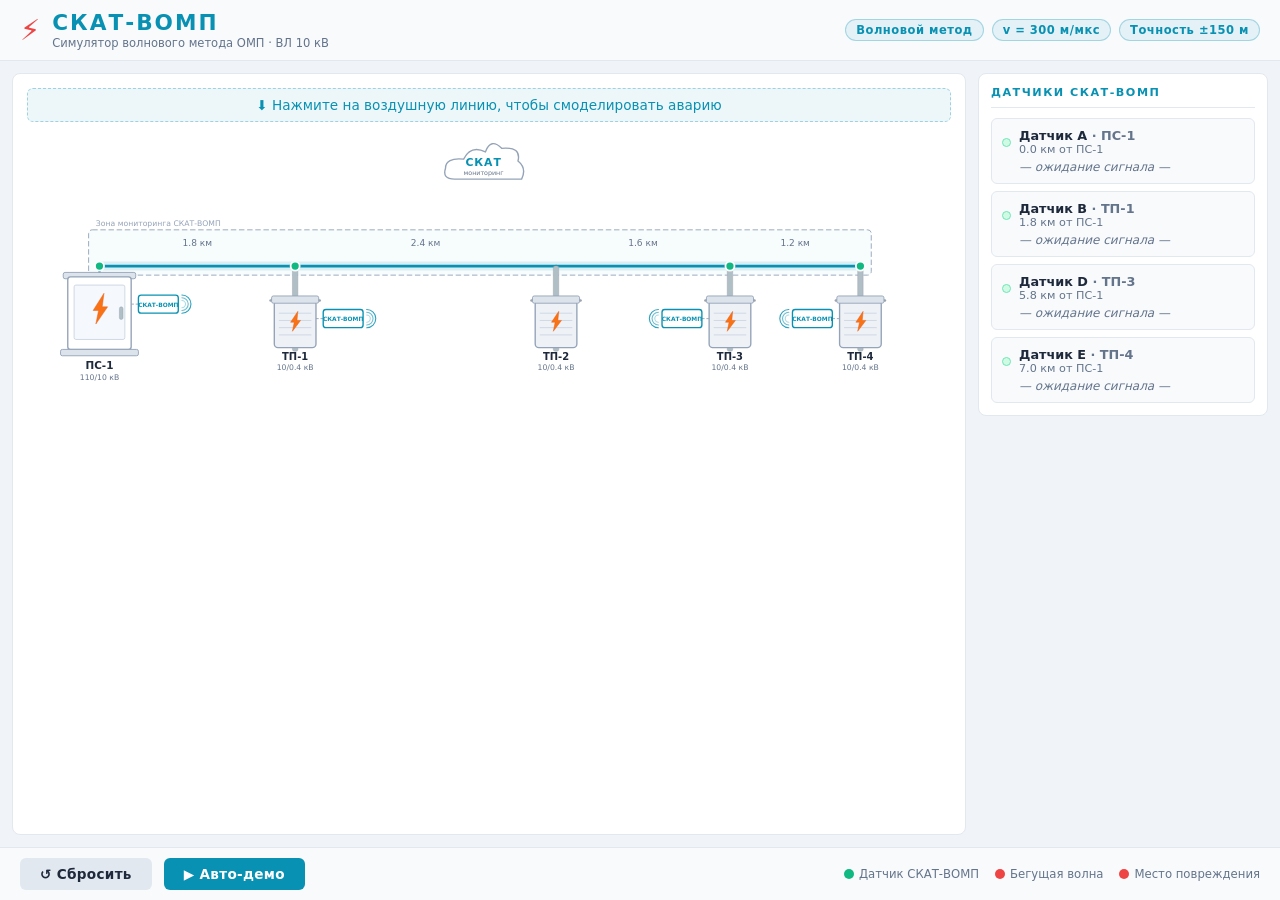
<file: simulator-standalone.html>
<!DOCTYPE html>
<html lang="ru">
<head>
    <meta charset="UTF-8">
    <meta name="viewport" content="width=device-width, initial-scale=1.0">
    <title>СКАТ-ВОМП — Симулятор определения мест повреждений</title>
    <meta name="apple-mobile-web-app-capable" content="yes">
    <meta name="apple-mobile-web-app-status-bar-style" content="black-translucent">
    <meta name="theme-color" content="#0891b2">
    <style>
:root {
    --bg-page: #f0f4f8;
    --bg-card: #ffffff;
    --bg-dark: #f8fafc;
    --color-line: #0891b2;
    --color-line-hover: #0ea5e9;
    --color-line-fault: #ef4444;
    --color-primary: #0891b2;
    --color-sensor-off: #d1fae5;
    --color-sensor-on: #10b981;
    --color-wave: #ef4444;
    --color-fault: #ef4444;
    --color-data: #8b5cf6;
    --color-result: #0d9488;
    --color-text: #1e293b;
    --color-dim: #64748b;
    --color-border: #e2e8f0;
    --radius: 8px;
    --font: 'Segoe UI', system-ui, -apple-system, sans-serif;
}

* { box-sizing: border-box; margin: 0; padding: 0; }

body {
    font-family: var(--font);
    background: var(--bg-page);
    color: var(--color-text);
    min-height: 100vh;
    display: flex;
    flex-direction: column;
}

.page-header {
    background: var(--bg-dark);
    border-bottom: 1px solid var(--color-border);
    padding: 10px 20px;
    flex-shrink: 0;
}

.header-inner {
    display: flex;
    align-items: center;
    justify-content: space-between;
    max-width: 1440px;
    margin: 0 auto;
}

.logo-row {
    display: flex;
    align-items: center;
    gap: 12px;
}

.logo-icon {
    font-size: 1.8rem;
    color: var(--color-wave);
    line-height: 1;
}

.logo-name {
    font-size: 1.35rem;
    font-weight: 800;
    color: var(--color-primary);
    letter-spacing: 2px;
}

.logo-sub {
    font-size: 0.72rem;
    color: var(--color-dim);
    margin-top: 1px;
}

.header-badges {
    display: flex;
    gap: 8px;
    flex-wrap: wrap;
}

.badge {
    background: rgba(8,145,178,0.08);
    color: var(--color-primary);
    border: 1px solid rgba(8,145,178,0.3);
    padding: 3px 10px;
    border-radius: 20px;
    font-size: 0.72rem;
    font-weight: 600;
    letter-spacing: 0.5px;
}

.app-body {
    display: flex;
    flex: 1;
    gap: 12px;
    padding: 12px;
    max-width: 1440px;
    margin: 0 auto;
    width: 100%;
}

.diagram-panel {
    flex: 1;
    background: var(--bg-card);
    border-radius: var(--radius);
    border: 1px solid var(--color-border);
    padding: 14px;
    display: flex;
    flex-direction: column;
    min-width: 0;
}

.diagram-hint {
    text-align: center;
    font-size: 0.85rem;
    color: var(--color-primary);
    padding: 8px 12px;
    background: rgba(8,145,178,0.07);
    border: 1px dashed rgba(8,145,178,0.35);
    border-radius: 6px;
    margin-bottom: 10px;
    transition: opacity 0.4s;
}

.diagram-hint.hidden {
    opacity: 0;
    pointer-events: none;
}

#network-svg {
    width: 100%;
    height: auto;
    display: block;
    touch-action: pan-x pan-y;
}

.info-panel {
    width: 290px;
    flex-shrink: 0;
    display: flex;
    flex-direction: column;
    gap: 10px;
}

.panel-section {
    background: var(--bg-card);
    border-radius: var(--radius);
    border: 1px solid var(--color-border);
    padding: 12px;
}

.section-title {
    font-size: 0.7rem;
    font-weight: 700;
    text-transform: uppercase;
    letter-spacing: 1.5px;
    color: var(--color-primary);
    padding-bottom: 8px;
    margin-bottom: 10px;
    border-bottom: 1px solid var(--color-border);
}

.step-item {
    display: flex;
    align-items: center;
    gap: 9px;
    padding: 5px 6px;
    border-radius: 5px;
    margin-bottom: 3px;
    transition: all 0.25s;
}

.step-num {
    width: 20px;
    height: 20px;
    border-radius: 50%;
    background: var(--color-border);
    color: var(--color-dim);
    display: flex;
    align-items: center;
    justify-content: center;
    font-size: 0.68rem;
    font-weight: 700;
    flex-shrink: 0;
    transition: all 0.25s;
}

.step-text {
    font-size: 0.78rem;
    color: var(--color-dim);
    transition: color 0.25s;
}

.step-item.active {
    background: rgba(8,145,178,0.08);
}

.step-item.active .step-num {
    background: var(--color-primary);
    color: #ffffff;
}

.step-item.active .step-text {
    color: var(--color-text);
    font-weight: 600;
}

.step-item.done .step-num {
    background: var(--color-result);
    color: #ffffff;
}

.step-item.done .step-text {
    color: var(--color-result);
}

.sensor-card {
    background: var(--bg-dark);
    border-radius: 6px;
    border: 1px solid var(--color-border);
    padding: 9px 10px;
    margin-bottom: 7px;
    transition: border-color 0.3s;
}

.sensor-card:last-child { margin-bottom: 0; }

.sensor-card.triggered {
    border-color: var(--color-sensor-on);
}

.sensor-hdr {
    display: flex;
    align-items: center;
    gap: 8px;
    margin-bottom: 4px;
}

.sensor-dot {
    width: 9px;
    height: 9px;
    border-radius: 50%;
    background: #d1fae5;
    border: 1.5px solid #6ee7b7;
    flex-shrink: 0;
    transition: all 0.3s;
}

.sensor-card.triggered .sensor-dot {
    background: var(--color-sensor-on);
    border-color: var(--color-sensor-on);
    box-shadow: 0 0 6px var(--color-sensor-on);
    animation: dot-pulse 1s ease-in-out 3;
}

.sensor-name {
    font-size: 0.8rem;
    font-weight: 700;
    color: var(--color-text);
}

.sensor-loc {
    font-size: 0.7rem;
    color: var(--color-dim);
}

.sensor-time {
    font-size: 0.75rem;
    color: var(--color-dim);
    padding-left: 17px;
    font-style: italic;
}

.sensor-time.registered {
    color: var(--color-sensor-on);
    font-style: normal;
    font-weight: 600;
}

.calc-box {
    background: var(--bg-dark);
    border-radius: 5px;
    border: 1px solid var(--color-border);
    padding: 10px;
    margin-bottom: 8px;
    font-size: 0.77rem;
}

.calc-formula {
    font-family: 'Courier New', Courier, monospace;
    font-size: 0.82rem;
    color: var(--color-primary);
    text-align: center;
    padding: 6px;
    background: rgba(8,145,178,0.06);
    border-radius: 4px;
    margin-bottom: 10px;
    border: 1px solid rgba(8,145,178,0.15);
}

.calc-row {
    display: flex;
    justify-content: space-between;
    align-items: baseline;
    padding: 3px 0;
    border-bottom: 1px solid rgba(0,0,0,0.06);
}

.calc-row:last-child { border-bottom: none; }

.calc-label {
    color: var(--color-dim);
    font-size: 0.73rem;
}

.calc-val {
    color: var(--color-text);
    font-weight: 600;
    font-family: 'Courier New', monospace;
    font-size: 0.8rem;
}

.calc-steps {
    font-family: 'Courier New', monospace;
    font-size: 0.78rem;
    color: var(--color-dim);
    line-height: 1.7;
    padding: 6px;
}

.calc-steps .hi { color: var(--color-primary); }

.calc-result-box {
    background: rgba(13,148,136,0.07);
    border: 1px solid var(--color-result);
    border-radius: 5px;
    padding: 10px;
    text-align: center;
}

.calc-result-label {
    font-size: 0.7rem;
    color: var(--color-dim);
    text-transform: uppercase;
    letter-spacing: 1px;
    margin-bottom: 4px;
}

.calc-result-value {
    font-size: 1.05rem;
    font-weight: 800;
    color: var(--color-result);
}

.calc-result-sub {
    font-size: 0.7rem;
    color: var(--color-dim);
    margin-top: 2px;
}

.bottom-bar {
    display: flex;
    align-items: center;
    gap: 12px;
    padding: 10px 20px;
    background: var(--bg-dark);
    border-top: 1px solid var(--color-border);
    flex-shrink: 0;
}

.btn {
    padding: 8px 20px;
    border-radius: 6px;
    border: none;
    font-family: var(--font);
    font-size: 0.85rem;
    font-weight: 700;
    cursor: pointer;
    transition: all 0.18s;
    letter-spacing: 0.3px;
}

.btn-reset {
    background: var(--color-border);
    color: var(--color-text);
}

.btn-reset:hover { background: #cbd5e1; }

.btn-demo {
    background: var(--color-primary);
    color: #ffffff;
}

.btn-demo:hover { background: #0ea5e9; }

.btn-demo:disabled {
    opacity: 0.4;
    cursor: not-allowed;
}

.bottom-legend {
    display: flex;
    gap: 16px;
    margin-left: auto;
    flex-wrap: wrap;
}

.leg-item {
    display: flex;
    align-items: center;
    gap: 5px;
    font-size: 0.73rem;
    color: var(--color-dim);
}

.leg-dot {
    width: 10px;
    height: 10px;
    border-radius: 50%;
    display: inline-block;
}

.dot-sensor { background: var(--color-sensor-on); }
.dot-wave   { background: var(--color-wave); }
.dot-fault  { background: var(--color-fault); }

@keyframes dot-pulse {
    0%, 100% { box-shadow: 0 0 6px var(--color-sensor-on); }
    50%       { box-shadow: 0 0 14px var(--color-sensor-on); }
}

@keyframes fadeIn {
    from { opacity: 0; transform: translateY(6px); }
    to   { opacity: 1; transform: translateY(0); }
}

.anim-fadein {
    animation: fadeIn 0.4s ease forwards;
}

@media (max-width: 860px) {
    .app-body { flex-direction: column; }
    .info-panel { width: 100%; flex-direction: row; flex-wrap: wrap; }
    .panel-section { flex: 1; min-width: 220px; }
    .header-badges { display: none; }
}

@media (max-width: 640px) {
    .diagram-panel {
        overflow-x: auto;
        -webkit-overflow-scrolling: touch;
        padding: 10px 8px;
    }
    #network-svg {
        min-width: 680px;
        width: 680px;
        height: auto;
    }
    .diagram-hint {
        font-size: 0.75rem;
        padding: 6px 10px;
    }
}

@media (max-width: 520px) {
    .info-panel { flex-direction: column !important; }
    .panel-section { min-width: unset !important; }
    .bottom-legend { display: none; }
    .logo-sub { display: none; }
    .bottom-bar { justify-content: center; gap: 10px; padding: 10px 12px; }
    .btn { flex: 1; max-width: 150px; min-height: 44px; font-size: 0.9rem; }
    .section-title { font-size: 0.65rem; }
    .step-text { font-size: 0.74rem; }
    .sensor-name { font-size: 0.75rem; }
}
    </style>
</head>
<body>

<header class="page-header">
    <div class="header-inner">
        <div class="logo-row">
            <div class="logo-icon">⚡</div>
            <div>
                <div class="logo-name">СКАТ-ВОМП</div>
                <div class="logo-sub">Симулятор волнового метода ОМП · ВЛ 10 кВ</div>
            </div>
        </div>
        <div class="header-badges">
            <span class="badge">Волновой метод</span>
            <span class="badge">v = 300 м/мкс</span>
            <span class="badge">Точность ±150 м</span>
        </div>
    </div>
</header>

<div class="app-body">

    <div class="diagram-panel">
        <div class="diagram-hint" id="diagram-hint">
            ⬇ Нажмите на воздушную линию, чтобы смоделировать аварию
        </div>
        <svg id="network-svg" viewBox="0 0 1020 292"
             preserveAspectRatio="xMidYMid meet"
             role="img" aria-label="Однолинейная схема ВЛ 10 кВ">
        </svg>
    </div>

    <aside class="info-panel">

        <div class="panel-section" style="display:none">
            <div class="section-title">Процесс</div>
            <div class="steps-list" id="steps-list"></div>
        </div>

        <div class="panel-section">
            <div class="section-title">Датчики СКАТ-ВОМП</div>
            <div class="sensors-list" id="sensors-list"></div>
        </div>

        <div class="panel-section" id="calc-panel" style="display:none">
            <div class="section-title">Расчёт ОМП</div>
            <div id="calc-content"></div>
        </div>

    </aside>
</div>

<div class="bottom-bar">
    <button class="btn btn-reset" id="btn-reset">↺ Сбросить</button>
    <button class="btn btn-demo" id="btn-demo">▶ Авто-демо</button>
    <div class="bottom-legend">
        <span class="leg-item"><span class="leg-dot dot-sensor"></span>Датчик СКАТ-ВОМП</span>
        <span class="leg-item"><span class="leg-dot dot-wave"></span>Бегущая волна</span>
        <span class="leg-item"><span class="leg-dot dot-fault"></span>Место повреждения</span>
    </div>
</div>

<script>
'use strict';

const WAVE_SPEED   = 300;
const SVG_NS       = 'http://www.w3.org/2000/svg';
const LINE_Y       = 148;
const SERVER_X     = 500;
const SERVER_Y     = 38;
const SVG_LEFT     = 80;
const SVG_RIGHT    = 920;
const TOTAL_KM     = 7.0;
const PX_PER_KM    = (SVG_RIGHT - SVG_LEFT) / TOTAL_KM;
const ANIM_VEL = (SVG_RIGHT - SVG_LEFT) / 3.5;

const NODES = [
    { id:'A', label:'ПС-1',  sub:'110/10 кВ', km:0.0, hasSensor:true,  isMain:true  },
    { id:'B', label:'ТП-1',  sub:'10/0.4 кВ', km:1.8, hasSensor:true,  isMain:false },
    { id:'C', label:'ТП-2',  sub:'10/0.4 кВ', km:4.2, hasSensor:false, isMain:false },
    { id:'D', label:'ТП-3',  sub:'10/0.4 кВ', km:5.8, hasSensor:true,  isMain:false },
    { id:'E', label:'ТП-4',  sub:'10/0.4 кВ', km:7.0, hasSensor:true,  isMain:false },
];

const SEGMENTS = [
    { id:0, from:0, to:1, km:1.8 },
    { id:1, from:1, to:2, km:2.4 },
    { id:2, from:2, to:3, km:1.6 },
    { id:3, from:3, to:4, km:1.2 },
];

const STEPS_TEXT = [
    'Нажмите на воздушную линию',
    'Авария! КЗ на ВЛ 10 кВ',
    'Генерация ЭМ импульса',
    'Распространение бегущей волны',
    'Регистрация датчиками СКАТ-ВОМП',
    'Передача осциллограмм на сервер',
    'Расчёт расстояния до повреждения',
    'Место повреждения определено ✓',
];

let S = {
    phase:'idle', faultSegId:null, faultKm:null, faultX:null,
    animStart:null, leftNodeIdx:null, rightNodeIdx:null,
    detected:{}, raf:null, stepIdx:0, timers:[],
};

function later(fn, ms) {
    const id = setTimeout(() => {
        S.timers = S.timers.filter(x => x !== id);
        if (S.phase !== 'idle') fn();
    }, ms);
    S.timers.push(id);
    return id;
}

const svg       = document.getElementById('network-svg');
const hintEl    = document.getElementById('diagram-hint');
const stepsEl   = document.getElementById('steps-list');
const sensorsEl = document.getElementById('sensors-list');
const calcPanel = document.getElementById('calc-panel');
const calcEl    = document.getElementById('calc-content');
const btnReset  = document.getElementById('btn-reset');
const btnDemo   = document.getElementById('btn-demo');

function mkEl(tag, attrs) {
    const e = document.createElementNS(SVG_NS, tag);
    for (const [k, v] of Object.entries(attrs)) e.setAttribute(k, v);
    return e;
}
function mkTxt(str, attrs) {
    const e = mkEl('text', attrs);
    e.textContent = str;
    return e;
}
function kmToX(km) { return SVG_LEFT + km * PX_PER_KM; }

function clientToSVG(evt) {
    const pt = svg.createSVGPoint();
    pt.x = evt.clientX; pt.y = evt.clientY;
    return pt.matrixTransform(svg.getScreenCTM().inverse());
}

function buildSVG() {
    svg.innerHTML = '';
    buildDefs();
    buildServer();
    buildSegmentLines();
    buildNodes();
    ['trail-g','wave-g','fault-g','packet-g','result-g'].forEach(id => {
        svg.appendChild(mkEl('g', {id}));
    });
}

function buildDefs() {
    const defs = mkEl('defs', {});
    const fw = mkEl('filter', {id:'fw', x:'-80%', y:'-80%', width:'260%', height:'260%'});
    fw.appendChild(mkEl('feGaussianBlur', {in:'SourceGraphic', stdDeviation:'5', result:'b'}));
    const m1 = mkEl('feMerge', {});
    [mkEl('feMergeNode',{in:'b'}), mkEl('feMergeNode',{in:'SourceGraphic'})].forEach(n=>m1.appendChild(n));
    fw.appendChild(m1);
    defs.appendChild(fw);
    const fs = mkEl('filter', {id:'fs', x:'-100%', y:'-100%', width:'300%', height:'300%'});
    fs.appendChild(mkEl('feGaussianBlur', {in:'SourceGraphic', stdDeviation:'4', result:'b'}));
    const m2 = mkEl('feMerge', {});
    [mkEl('feMergeNode',{in:'b'}), mkEl('feMergeNode',{in:'SourceGraphic'})].forEach(n=>m2.appendChild(n));
    fs.appendChild(m2);
    defs.appendChild(fs);
    const rg = mkEl('radialGradient', {id:'wave-grad'});
    [['0%','#ffffff','1'],['35%','#fca5a5','0.85'],['100%','#ef4444','0']].forEach(([o,c,op]) => {
        rg.appendChild(mkEl('stop', {offset:o, 'stop-color':c, 'stop-opacity':op}));
    });
    defs.appendChild(rg);
    svg.appendChild(defs);
}

function buildServer() {
    const g = mkEl('g', {id:'server-icon'});
    const cx = SERVER_X + 4, cy = SERVER_Y + 2;
    // Cloud shape
    const cp = `M ${cx-32},${cy+12} Q ${cx-46},${cy+12} ${cx-42},${cy+0} Q ${cx-42},${cy-12} ${cx-22},${cy-10} Q ${cx-14},${cy-26} ${cx+2},${cy-18} Q ${cx+8},${cy-34} ${cx+20},${cy-22} Q ${cx+42},${cy-24} ${cx+38},${cy-8} Q ${cx+48},${cy+0} ${cx+42},${cy+12} Z`;
    g.appendChild(mkEl('path', {d:cp, fill:'#ffffff', stroke:'#94a3b8', 'stroke-width':'1.5'}));
    g.appendChild(mkTxt('СКАТ', {'text-anchor':'middle', x:cx, y:cy-3, fill:'#0891b2', 'font-size':'12', 'font-weight':'800', 'letter-spacing':'1', 'font-family':'Segoe UI,system-ui,sans-serif'}));
    g.appendChild(mkTxt('мониторинг', {'text-anchor':'middle', x:cx, y:cy+8, fill:'#64748b', 'font-size':'7', 'font-family':'Segoe UI,system-ui,sans-serif'}));
    svg.appendChild(g);
}

function buildSegmentLines() {
    const g = mkEl('g', {id:'seg-group'});
    // Monitoring zone border
    const zX = SVG_LEFT - 12, zY = LINE_Y - 40, zW = SVG_RIGHT - SVG_LEFT + 24, zH = 50;
    g.appendChild(mkEl('rect', {x:zX, y:zY, width:zW, height:zH, rx:'4', fill:'rgba(8,145,178,0.03)', stroke:'#94a3b8', 'stroke-width':'1', 'stroke-dasharray':'6 3'}));
    g.appendChild(mkTxt('Зона мониторинга СКАТ-ВОМП', {x:zX+8, y:zY-4, fill:'#94a3b8', 'font-size':'8.5', 'font-family':'Segoe UI,system-ui,sans-serif'}));
    SEGMENTS.forEach(seg => {
        const x1 = kmToX(NODES[seg.from].km);
        const x2 = kmToX(NODES[seg.to].km);
        const mx = (x1 + x2) / 2;
        g.appendChild(mkEl('line', {x1, y1:LINE_Y, x2, y2:LINE_Y, stroke:'rgba(8,145,178,0.12)', 'stroke-width':'10'}));
        g.appendChild(mkEl('line', {id:`seg-${seg.id}`, x1, y1:LINE_Y, x2, y2:LINE_Y, stroke:'#0891b2', 'stroke-width':'3', 'stroke-linecap':'round'}));
        g.appendChild(mkTxt(`${seg.km} км`, {'text-anchor':'middle', x:mx, y:LINE_Y-22, fill:'#64748b', 'font-size':'10', 'font-family':'Segoe UI,system-ui,sans-serif'}));
        const hit = mkEl('line', {x1, y1:LINE_Y, x2, y2:LINE_Y, stroke:'transparent', 'stroke-width':'24', cursor:'pointer'});
        hit.addEventListener('click', e => handleSegClick(e, seg.id));
        hit.addEventListener('mouseenter', () => { if (S.phase === 'idle') document.getElementById(`seg-${seg.id}`).setAttribute('stroke','#0ea5e9'); });
        hit.addEventListener('mouseleave', () => { if (S.phase === 'idle') document.getElementById(`seg-${seg.id}`).setAttribute('stroke','#0891b2'); });
        g.appendChild(hit);
    });
    svg.appendChild(g);
}


function buildNodes() {
    const g = mkEl('g', {id:'nodes-group'});
    const F = 'Segoe UI,system-ui,sans-serif';

    NODES.forEach((node) => {
        const x = kmToX(node.km);
        const ng = mkEl('g', {id:`node-${node.id}`});

        if (node.isMain) {
            // ПС-1: tall switchgear cabinet (110/10 кВ)
            const cabW = 70, cabH = 80;
            const cabY = LINE_Y + 12;
            // Short drop from line to cabinet top
            ng.appendChild(mkEl('line', {x1:x, y1:LINE_Y, x2:x, y2:cabY, stroke:'#0891b2', 'stroke-width':'2.5'}));
            // Roof visor
            ng.appendChild(mkEl('rect', {x:x-cabW/2-5, y:cabY-5, width:cabW+10, height:7, rx:'2', fill:'#dde3ea', stroke:'#94a3b8', 'stroke-width':'1'}));
            // Main cabinet body
            ng.appendChild(mkEl('rect', {x:x-cabW/2, y:cabY, width:cabW, height:cabH, rx:'3', fill:'#ffffff', stroke:'#94a3b8', 'stroke-width':'1.5'}));
            // Door panel inset
            ng.appendChild(mkEl('rect', {x:x-cabW/2+7, y:cabY+9, width:cabW-14, height:cabH-20, rx:'2', fill:'#f5f8fc', stroke:'#cbd5e1', 'stroke-width':'1'}));
            // Orange lightning bolt (centred on door panel)
            const ly = cabY + 18;
            ng.appendChild(mkEl('path', {d:`M ${x+5},${ly} L ${x-7},${ly+19} L ${x-1},${ly+19} L ${x-4},${ly+34} L ${x+9},${ly+15} L ${x+3},${ly+15} Z`, fill:'#f97316', stroke:'#ea580c', 'stroke-width':'0.5'}));
            // Door handle
            ng.appendChild(mkEl('rect', {x:x+cabW/2-13, y:cabY+cabH/2-7, width:4, height:14, rx:'2', fill:'#b0bec5', stroke:'#90a4ae', 'stroke-width':'0.5'}));
            // Bottom platform
            ng.appendChild(mkEl('rect', {x:x-cabW/2-8, y:cabY+cabH, width:cabW+16, height:7, rx:'2', fill:'#dde3ea', stroke:'#94a3b8', 'stroke-width':'1'}));
            // Labels
            ng.appendChild(mkTxt(node.label, {'text-anchor':'middle', x, y:cabY+cabH+22, fill:'#1e293b', 'font-size':'11.5', 'font-weight':'700', 'font-family':F}));
            ng.appendChild(mkTxt(node.sub,   {'text-anchor':'middle', x, y:cabY+cabH+34, fill:'#64748b', 'font-size':'8.5',  'font-family':F}));
            // СКАТ-ВОМП device box
            if (node.hasSensor) {
                const devX = x + cabW/2 + 8, devY = cabY + 20;
                const devW = 44, devH = 20, devCY = devY + devH/2;
                ng.appendChild(mkEl('line',  {id:`scon-${node.id}`, x1:x+cabW/2, y1:devCY, x2:devX,       y2:devCY, stroke:'#94a3b8', 'stroke-width':'1', 'stroke-dasharray':'3 2'}));
                ng.appendChild(mkEl('rect',  {id:`sbg-${node.id}`,  x:devX, y:devY, width:devW, height:devH, rx:'3', fill:'#ffffff', stroke:'#0891b2', 'stroke-width':'1.5'}));
                ng.appendChild(mkTxt('СКАТ-ВОМП', {id:`slbl-${node.id}`, 'text-anchor':'middle', x:devX+devW/2, y:devY+13, fill:'#0891b2', 'font-size':'6.5', 'font-weight':'700', 'font-family':F}));
                const gx = devX+devW+4, gy = devCY;
                [4,7,10].forEach((r,i) => ng.appendChild(mkEl('path', {d:`M ${gx},${gy-r} A ${r},${r} 0 0 1 ${gx},${gy+r}`, fill:'none', stroke:'#0891b2', 'stroke-width':'1.2', opacity:String(0.35+i*0.25), 'stroke-linecap':'round'})));
                ng.appendChild(mkEl('circle', {id:`sdot-${node.id}`, cx:x, cy:LINE_Y, r:'5', fill:'#10b981', stroke:'#ffffff', 'stroke-width':'2'}));
            }

        } else {
            // ТП-x: pole-mounted transformer (10/0.4 кВ)
            const cabW = 46, cabH = 52, poleW = 6;
            const cabY = LINE_Y + 38;
            // Utility pole (rect behind cabinet, extends to SVG bottom)
            ng.appendChild(mkEl('rect', {x:x-poleW/2, y:LINE_Y, width:poleW, height:cabY+cabH-LINE_Y+4, rx:'2', fill:'#b0bec5', stroke:'#9ca3af', 'stroke-width':'0.5'}));
            // Horizontal mounting bracket
            ng.appendChild(mkEl('line', {x1:x-cabW/2-4, y1:cabY, x2:x+cabW/2+4, y2:cabY, stroke:'#9ca3af', 'stroke-width':'3', 'stroke-linecap':'round'}));
            // Cabinet body (draws over pole)
            ng.appendChild(mkEl('rect', {x:x-cabW/2, y:cabY, width:cabW, height:cabH, rx:'4', fill:'#eef2f7', stroke:'#94a3b8', 'stroke-width':'1.5'}));
            // Top cap
            ng.appendChild(mkEl('rect', {x:x-cabW/2-3, y:cabY-5, width:cabW+6, height:8, rx:'2', fill:'#dde3ea', stroke:'#94a3b8', 'stroke-width':'1'}));
            // Side cooling ribs
            [14,22,30,38].forEach(oy => ng.appendChild(mkEl('line', {x1:x-cabW/2+5, y1:cabY+oy, x2:x+cabW/2-5, y2:cabY+oy, stroke:'#cbd5e1', 'stroke-width':'1'})));
            // Orange lightning bolt
            const ly = cabY + 12;
            ng.appendChild(mkEl('path', {d:`M ${x+3},${ly} L ${x-5},${ly+12} L ${x-1},${ly+12} L ${x-3},${ly+22} L ${x+6},${ly+10} L ${x+2},${ly+10} Z`, fill:'#f97316', stroke:'#ea580c', 'stroke-width':'0.5'}));
            // Labels
            ng.appendChild(mkTxt(node.label, {'text-anchor':'middle', x, y:cabY+cabH+14, fill:'#1e293b', 'font-size':'11',  'font-weight':'700', 'font-family':F}));
            ng.appendChild(mkTxt(node.sub,   {'text-anchor':'middle', x, y:cabY+cabH+25, fill:'#64748b', 'font-size':'8.5', 'font-family':F}));
            // СКАТ-ВОМП device box
            if (node.hasSensor) {
                const devW = 44, devH = 20;
                const devY = cabY + 10, devCY = devY + devH/2;
                const toLeft = node.km > 4.0;
                const devX  = toLeft ? x - cabW/2 - devW - 8 : x + cabW/2 + 8;
                const conX1 = toLeft ? x - cabW/2 : x + cabW/2;
                const conX2 = toLeft ? devX + devW : devX;
                ng.appendChild(mkEl('line', {id:`scon-${node.id}`, x1:conX1, y1:devCY, x2:conX2, y2:devCY, stroke:'#94a3b8', 'stroke-width':'1', 'stroke-dasharray':'3 2'}));
                ng.appendChild(mkEl('rect', {id:`sbg-${node.id}`,  x:devX, y:devY, width:devW, height:devH, rx:'3', fill:'#ffffff', stroke:'#0891b2', 'stroke-width':'1.5'}));
                ng.appendChild(mkTxt('СКАТ-ВОМП', {id:`slbl-${node.id}`, 'text-anchor':'middle', x:devX+devW/2, y:devY+13, fill:'#0891b2', 'font-size':'6.5', 'font-weight':'700', 'font-family':F}));
                const gx = toLeft ? devX-4 : devX+devW+4, gy = devCY, sw = toLeft ? '0' : '1';
                [4,7,10].forEach((r,i) => ng.appendChild(mkEl('path', {d:`M ${gx},${gy-r} A ${r},${r} 0 0 ${sw} ${gx},${gy+r}`, fill:'none', stroke:'#0891b2', 'stroke-width':'1.2', opacity:String(0.35+i*0.25), 'stroke-linecap':'round'})));
                ng.appendChild(mkEl('circle', {id:`sdot-${node.id}`, cx:x, cy:LINE_Y, r:'5', fill:'#10b981', stroke:'#ffffff', 'stroke-width':'2'}));
            }
        }
        g.appendChild(ng);
    });
    svg.appendChild(g);
}

function buildStepsUI() {
    stepsEl.innerHTML = '';
    STEPS_TEXT.forEach((text, i) => {
        const div = document.createElement('div');
        div.className = 'step-item' + (i === 0 ? ' active' : '');
        div.id = `step-${i}`;
        div.innerHTML = `<div class="step-num">${i === 0 ? '→' : i}</div><div class="step-text">${text}</div>`;
        stepsEl.appendChild(div);
    });
}

function buildSensorsUI() {
    sensorsEl.innerHTML = '';
    NODES.filter(n => n.hasSensor).forEach(node => {
        const div = document.createElement('div');
        div.className = 'sensor-card';
        div.id = `sc-${node.id}`;
        div.innerHTML = `<div class="sensor-hdr"><div class="sensor-dot" id="sd-${node.id}"></div><div><div class="sensor-name">Датчик ${node.id} <span style="color:#64748b">· ${node.label}</span></div><div class="sensor-loc">${node.km.toFixed(1)} км от ПС-1</div></div></div><div class="sensor-time" id="st-${node.id}">— ожидание сигнала —</div>`;
        sensorsEl.appendChild(div);
    });
}

function setStep(idx) {
    S.stepIdx = idx;
    STEPS_TEXT.forEach((_, i) => {
        const el = document.getElementById(`step-${i}`);
        if (!el) return;
        el.className = 'step-item' + (i < idx ? ' done' : i === idx ? ' active' : '');
        if (i < idx) el.querySelector('.step-num').textContent = '✓';
        else if (i > 0) el.querySelector('.step-num').textContent = i;
        else el.querySelector('.step-num').textContent = '→';
    });
}

function triggerSensorUI(nodeId, timeUs) {
    const card = document.getElementById(`sc-${nodeId}`);
    const timeEl = document.getElementById(`st-${nodeId}`);
    if (card) card.classList.add('triggered');
    if (timeEl) { timeEl.className = 'sensor-time registered'; timeEl.textContent = `Сигнал: t = ${timeUs.toFixed(2)} мкс`; }
    const sbg  = document.getElementById(`sbg-${nodeId}`);
    const slbl = document.getElementById(`slbl-${nodeId}`);
    if (sbg)  { sbg.setAttribute('fill','#f0fdf4'); sbg.setAttribute('stroke','#10b981'); }
    if (slbl) { slbl.setAttribute('fill','#10b981'); }
    const nodeKm = NODES.find(n => n.id === nodeId).km;
    const nx = kmToX(nodeKm);
    const ring = mkEl('circle', {cx:nx, cy:LINE_Y, r:'10', fill:'none', stroke:'#10b981', 'stroke-width':'2.5', opacity:'0.9'});
    document.getElementById('wave-g').appendChild(ring);
    animateRing(ring);
}

function animateRing(circle) {
    let r = 10, op = 0.9;
    const tick = () => {
        r += 0.9; op -= 0.03;
        circle.setAttribute('r', r);
        circle.setAttribute('opacity', Math.max(0, op));
        if (op > 0) requestAnimationFrame(tick);
        else circle.remove();
    };
    requestAnimationFrame(tick);
}

function markFaultSegment(segId, faultX) {
    const segEl = document.getElementById(`seg-${segId}`);
    if (segEl) segEl.setAttribute('stroke','#ef4444');
    const fg = document.getElementById('fault-g');
    fg.innerHTML = '';
    const F = 'Segoe UI,system-ui,sans-serif';
    // Pulsing outer ring
    const pulse = mkEl('circle', {id:'fault-pulse', cx:faultX, cy:LINE_Y, r:'16', fill:'rgba(239,68,68,0.08)', stroke:'#ef4444', 'stroke-width':'1.5', opacity:'0.7'});
    fg.appendChild(pulse);
    animateFaultPulse(pulse);
    // Red circle with X (⊗)
    fg.appendChild(mkEl('circle', {cx:faultX, cy:LINE_Y, r:'11', fill:'#fef2f2', stroke:'#ef4444', 'stroke-width':'2.5'}));
    const d = 6.5;
    fg.appendChild(mkEl('line', {x1:faultX-d, y1:LINE_Y-d, x2:faultX+d, y2:LINE_Y+d, stroke:'#ef4444', 'stroke-width':'2.5', 'stroke-linecap':'round'}));
    fg.appendChild(mkEl('line', {x1:faultX+d, y1:LINE_Y-d, x2:faultX-d, y2:LINE_Y+d, stroke:'#ef4444', 'stroke-width':'2.5', 'stroke-linecap':'round'}));
    fg.appendChild(mkTxt('КЗ', {'text-anchor':'middle', x:faultX, y:LINE_Y+27, fill:'#ef4444', 'font-size':'9', 'font-weight':'700', 'font-family':F}));
}

function animateFaultPulse(circle) {
    let r = 10, op = 0.7, growing = true;
    const tick = () => {
        if (growing) { r += 0.4; if (r >= 22) growing = false; }
        else { r -= 0.4; if (r <= 10) growing = true; }
        op = 0.3 + 0.4 * (r - 10) / 12;
        circle.setAttribute('r', r);
        circle.setAttribute('opacity', op);
        if (S.phase !== 'idle') requestAnimationFrame(tick);
    };
    requestAnimationFrame(tick);
}

function handleSegClick(evt, segId) {
    if (S.phase !== 'idle') return;
    const pt = clientToSVG(evt);
    const seg = SEGMENTS[segId];
    const x1  = kmToX(NODES[seg.from].km);
    const x2  = kmToX(NODES[seg.to].km);
    const faultX = Math.max(x1 + 15, Math.min(x2 - 15, pt.x));
    const faultKm = (faultX - SVG_LEFT) / PX_PER_KM;
    startSimulation(segId, faultX, faultKm);
}

function startSimulation(segId, faultX, faultKm) {
    S.phase = 'fault'; S.faultSegId = segId; S.faultX = faultX; S.faultKm = faultKm;
    S.detected = {}; S.animStart = null; S.leftNodeIdx = null; S.rightNodeIdx = null;
    NODES.forEach((node, i) => {
        if (!node.hasSensor) return;
        if (node.km <= faultKm && (S.leftNodeIdx === null || node.km > NODES[S.leftNodeIdx].km)) S.leftNodeIdx = i;
        if (node.km >= faultKm && (S.rightNodeIdx === null || node.km < NODES[S.rightNodeIdx].km)) S.rightNodeIdx = i;
    });
    hintEl.classList.add('hidden');
    btnDemo.disabled = true;
    setStep(1);
    markFaultSegment(segId, faultX);
    later(() => {
        setStep(2);
        later(() => {
            setStep(3);
            S.phase = 'wave'; S.animStart = performance.now();
            createWaveElements();
            S.raf = requestAnimationFrame(animTick);
        }, 800);
    }, 600);
}

function createWaveElements() {
    const wg = document.getElementById('wave-g');
    wg.appendChild(mkEl('line', {id:'trail-L', x1:S.faultX, y1:LINE_Y, x2:S.faultX, y2:LINE_Y, stroke:'#ef4444', 'stroke-width':'3.5', opacity:'0.5', 'stroke-linecap':'round'}));
    wg.appendChild(mkEl('line', {id:'trail-R', x1:S.faultX, y1:LINE_Y, x2:S.faultX, y2:LINE_Y, stroke:'#ef4444', 'stroke-width':'3.5', opacity:'0.5', 'stroke-linecap':'round'}));
    wg.appendChild(mkEl('circle', {id:'wave-L', cx:S.faultX, cy:LINE_Y, r:'11', fill:'url(#wave-grad)', filter:'url(#fw)'}));
    wg.appendChild(mkEl('circle', {id:'wave-R', cx:S.faultX, cy:LINE_Y, r:'11', fill:'url(#wave-grad)', filter:'url(#fw)'}));
}

function animTick(now) {
    if (S.phase !== 'wave') return;
    const elapsed = (now - S.animStart) / 1000;
    const leftX   = Math.max(SVG_LEFT,  S.faultX - ANIM_VEL * elapsed);
    const rightX  = Math.min(SVG_RIGHT, S.faultX + ANIM_VEL * elapsed);
    const wL = document.getElementById('wave-L');
    const wR = document.getElementById('wave-R');
    const tL = document.getElementById('trail-L');
    const tR = document.getElementById('trail-R');
    if (wL) wL.setAttribute('cx', leftX);
    if (wR) wR.setAttribute('cx', rightX);
    if (tL) { tL.setAttribute('x1', S.faultX); tL.setAttribute('x2', leftX); }
    if (tR) { tR.setAttribute('x1', S.faultX); tR.setAttribute('x2', rightX); }
    NODES.forEach((node) => {
        if (!node.hasSensor || S.detected[node.id]) return;
        const nx = kmToX(node.km);
        const isLeft  = node.km < S.faultKm - 0.01;
        const isRight = node.km > S.faultKm + 0.01;
        if ((isLeft && leftX <= nx + 2) || (isRight && rightX >= nx - 2)) {
            const distM = Math.abs(node.km - S.faultKm) * 1000;
            const timeUs = distM / WAVE_SPEED;
            S.detected[node.id] = timeUs;
            triggerSensorUI(node.id, timeUs);
            if (Object.keys(S.detected).length === 1) setStep(4);
        }
    });
    if (leftX <= SVG_LEFT + 1 && rightX >= SVG_RIGHT - 1) {
        stopAnim();
        later(startDataTransfer, 600);
        return;
    }
    S.raf = requestAnimationFrame(animTick);
}

function stopAnim() {
    if (S.raf) { cancelAnimationFrame(S.raf); S.raf = null; }
    ['wave-L','wave-R','trail-L','trail-R'].forEach(id => { const el = document.getElementById(id); if (el) el.remove(); });
}

function startDataTransfer() {
    S.phase = 'transfer';
    setStep(5);
    const sensorIds = Object.keys(S.detected);
    let delay = 0;
    sensorIds.forEach(nid => { later(() => sendPacket(nid), delay); delay += 300; });
    later(showCalculation, delay + 1800);
}

function sendPacket(nodeId) {
    const node = NODES.find(n => n.id === nodeId);
    if (!node) return;
    const startX = kmToX(node.km);
    const pg = document.getElementById('packet-g');
    const pkt = mkEl('circle', {cx:startX, cy:LINE_Y, r:'5', fill:'#a78bfa', opacity:'0.9', filter:'url(#fw)'});
    pg.appendChild(pkt);
    const totalFrames = 50;
    let frame = 0;
    const tick = () => {
        frame++;
        const t = frame / totalFrames;
        const ease = t < 0.5 ? 2*t*t : -1+(4-2*t)*t;
        pkt.setAttribute('cx', startX + (SERVER_X - startX) * ease);
        pkt.setAttribute('cy', LINE_Y + (SERVER_Y - LINE_Y) * ease);
        pkt.setAttribute('opacity', 1 - t * 0.3);
        if (frame < totalFrames) requestAnimationFrame(tick);
        else pkt.remove();
    };
    requestAnimationFrame(tick);
}

function showCalculation() {
    S.phase = 'calc';
    setStep(6);
    calcPanel.style.display = 'block';
    calcPanel.classList.add('anim-fadein');
    const L  = NODES[S.leftNodeIdx];
    const R  = NODES[S.rightNodeIdx];
    const Lm  = (R.km - L.km) * 1000;
    const tL  = S.detected[L.id] ?? 0;
    const tR  = S.detected[R.id] ?? 0;
    const dt  = tL - tR;
    const xFromL = (Lm + WAVE_SPEED * dt) / 2;
    const resultKm = L.km + xFromL / 1000;
    calcEl.innerHTML = `
      <div class="calc-box">
        <div class="calc-formula">x = (L + v · Δt) / 2</div>
        <div class="calc-row"><span class="calc-label">Датчики расчёта:</span><span class="calc-val">${L.id} (${L.label}) ↔ ${R.id} (${R.label})</span></div>
        <div class="calc-row"><span class="calc-label">L (расстояние):</span><span class="calc-val">${Lm.toFixed(0)} м</span></div>
        <div class="calc-row"><span class="calc-label">v (скорость волны):</span><span class="calc-val">300 м/мкс</span></div>
        <div class="calc-row"><span class="calc-label">t<sub>${L.id}</sub> (датчик ${L.id}):</span><span class="calc-val">${tL.toFixed(2)} мкс</span></div>
        <div class="calc-row"><span class="calc-label">t<sub>${R.id}</sub> (датчик ${R.id}):</span><span class="calc-val">${tR.toFixed(2)} мкс</span></div>
        <div class="calc-row"><span class="calc-label">Δt = t${L.id} − t${R.id}:</span><span class="calc-val">${dt.toFixed(2)} мкс</span></div>
      </div>
      <div class="calc-box">
        <div class="calc-steps">
          x = (${Lm.toFixed(0)} + 300 · ${dt.toFixed(2)}) / 2<br>
          x = (${Lm.toFixed(0)} + ${(300*dt).toFixed(0)}) / 2<br>
          x = ${((Lm + 300*dt)/2).toFixed(0)} / 2<br>
          <span class="hi">x = <b>${xFromL.toFixed(0)} м</b> от ${L.label}</span>
        </div>
      </div>`;
    later(() => showResult(resultKm, xFromL, L, R), 1600);
}

function showResult(resultKm, xFromL, L, R) {
    S.phase = 'result';
    setStep(7);
    const resDiv = document.createElement('div');
    resDiv.className = 'calc-result-box anim-fadein';
    resDiv.innerHTML = `<div class="calc-result-label">Место повреждения</div><div class="calc-result-value">${resultKm.toFixed(3)} км от ПС-1</div><div class="calc-result-sub">${xFromL.toFixed(0)} м от ${L.label} · погрешность ±150 м</div>`;
    calcEl.appendChild(resDiv);
    const rx = kmToX(resultKm);
    const rg = document.getElementById('result-g');
    rg.innerHTML = '';
    rg.appendChild(mkEl('line', {x1:rx, y1:LINE_Y-40, x2:rx, y2:LINE_Y-18, stroke:'#0d9488', 'stroke-width':'2', 'stroke-dasharray':'3 2'}));
    rg.appendChild(mkEl('polygon', {points:`${rx-4},${LINE_Y-18} ${rx+4},${LINE_Y-18} ${rx},${LINE_Y-6}`, fill:'#0d9488'}));
    rg.appendChild(mkTxt(`${resultKm.toFixed(2)} км`, {'text-anchor':'middle', x:rx, y:LINE_Y-44, fill:'#0d9488', 'font-size':'10', 'font-weight':'700', 'font-family':'Segoe UI,system-ui,sans-serif'}));
    rg.appendChild(mkTxt('ОМП', {'text-anchor':'middle', x:rx, y:LINE_Y-55, fill:'#0d9488', 'font-size':'8', 'font-family':'Segoe UI,system-ui,sans-serif'}));
    const errPx = 0.15 * PX_PER_KM;
    rg.appendChild(mkEl('line', {x1:rx-errPx, y1:LINE_Y, x2:rx+errPx, y2:LINE_Y, stroke:'#0d9488', 'stroke-width':'4', opacity:'0.4', 'stroke-linecap':'round'}));
}

function reset() {
    if (S.raf) cancelAnimationFrame(S.raf);
    (S.timers || []).forEach(clearTimeout);
    S = {phase:'idle', faultSegId:null, faultKm:null, faultX:null, animStart:null, leftNodeIdx:null, rightNodeIdx:null, detected:{}, raf:null, stepIdx:0, timers:[]};
    SEGMENTS.forEach(seg => { const el = document.getElementById(`seg-${seg.id}`); if (el) el.setAttribute('stroke','#0891b2'); });
    NODES.filter(n => n.hasSensor).forEach(node => {
        const sbg  = document.getElementById(`sbg-${node.id}`);
        const slbl = document.getElementById(`slbl-${node.id}`);
        if (sbg)  { sbg.setAttribute('fill','#ffffff'); sbg.setAttribute('stroke','#0891b2'); }
        if (slbl) { slbl.setAttribute('fill','#0891b2'); }
    });
    ['trail-g','wave-g','fault-g','packet-g','result-g'].forEach(id => { const el = document.getElementById(id); if (el) el.innerHTML = ''; });
    hintEl.classList.remove('hidden');
    calcPanel.style.display = 'none';
    calcEl.innerHTML = '';
    btnDemo.disabled = false;
    buildStepsUI();
    buildSensorsUI();
}

function runDemo() {
    if (S.phase !== 'idle') reset();
    const seg = SEGMENTS[1];
    const x1 = kmToX(NODES[seg.from].km);
    const x2 = kmToX(NODES[seg.to].km);
    const faultX  = x1 + (x2 - x1) * 0.42;
    const faultKm = (faultX - SVG_LEFT) / PX_PER_KM;
    startSimulation(1, faultX, faultKm);
}

function init() {
    buildSVG();
    buildStepsUI();
    buildSensorsUI();
    btnReset.addEventListener('click', reset);
    btnDemo.addEventListener('click', runDemo);
}

init();
</script>
</body>
</html>
</file>
<file: style.css>
:root {
    --bg-page: #0d1b2a;
    --bg-card: #1a2e4a;
    --bg-dark: #0a1828;
    --color-line: #3b82f6;
    --color-line-hover: #60a5fa;
    --color-line-fault: #ef4444;
    --color-primary: #38bdf8;
    --color-sensor-off: #1a4a2e;
    --color-sensor-on: #00ff9d;
    --color-wave: #fbbf24;
    --color-fault: #ef4444;
    --color-data: #a78bfa;
    --color-result: #00d4aa;
    --color-text: #e2e8f0;
    --color-dim: #64748b;
    --color-border: #1e3a5f;
    --radius: 8px;
    --font: 'Segoe UI', system-ui, -apple-system, sans-serif;
}

* { box-sizing: border-box; margin: 0; padding: 0; }

body {
    font-family: var(--font);
    background: var(--bg-page);
    color: var(--color-text);
    min-height: 100vh;
    display: flex;
    flex-direction: column;
}

/* ─── Header ─────────────────────────────────────────────── */
.page-header {
    background: var(--bg-dark);
    border-bottom: 1px solid var(--color-border);
    padding: 10px 20px;
    flex-shrink: 0;
}

.header-inner {
    display: flex;
    align-items: center;
    justify-content: space-between;
    max-width: 1440px;
    margin: 0 auto;
}

.logo-row {
    display: flex;
    align-items: center;
    gap: 12px;
}

.logo-icon {
    font-size: 1.8rem;
    color: var(--color-wave);
    line-height: 1;
}

.logo-name {
    font-size: 1.35rem;
    font-weight: 800;
    color: var(--color-primary);
    letter-spacing: 2px;
}

.logo-sub {
    font-size: 0.72rem;
    color: var(--color-dim);
    margin-top: 1px;
}

.header-badges {
    display: flex;
    gap: 8px;
    flex-wrap: wrap;
}

.badge {
    background: rgba(56,189,248,0.08);
    color: var(--color-primary);
    border: 1px solid rgba(56,189,248,0.3);
    padding: 3px 10px;
    border-radius: 20px;
    font-size: 0.72rem;
    font-weight: 600;
    letter-spacing: 0.5px;
}

/* ─── Layout ─────────────────────────────────────────────── */
.app-body {
    display: flex;
    flex: 1;
    gap: 12px;
    padding: 12px;
    max-width: 1440px;
    margin: 0 auto;
    width: 100%;
}

.diagram-panel {
    flex: 1;
    background: var(--bg-card);
    border-radius: var(--radius);
    border: 1px solid var(--color-border);
    padding: 14px;
    display: flex;
    flex-direction: column;
    min-width: 0;
}

.diagram-hint {
    text-align: center;
    font-size: 0.85rem;
    color: var(--color-primary);
    padding: 8px 12px;
    background: rgba(56,189,248,0.07);
    border: 1px dashed rgba(56,189,248,0.35);
    border-radius: 6px;
    margin-bottom: 10px;
    transition: opacity 0.4s;
}

.diagram-hint.hidden {
    opacity: 0;
    pointer-events: none;
}

#network-svg {
    width: 100%;
    height: auto;
    display: block;
    touch-action: pan-x pan-y;
}

/* ─── Info Panel ─────────────────────────────────────────── */
.info-panel {
    width: 290px;
    flex-shrink: 0;
    display: flex;
    flex-direction: column;
    gap: 10px;
}

.panel-section {
    background: var(--bg-card);
    border-radius: var(--radius);
    border: 1px solid var(--color-border);
    padding: 12px;
}

.section-title {
    font-size: 0.7rem;
    font-weight: 700;
    text-transform: uppercase;
    letter-spacing: 1.5px;
    color: var(--color-primary);
    padding-bottom: 8px;
    margin-bottom: 10px;
    border-bottom: 1px solid var(--color-border);
}

/* ─── Steps ──────────────────────────────────────────────── */
.step-item {
    display: flex;
    align-items: center;
    gap: 9px;
    padding: 5px 6px;
    border-radius: 5px;
    margin-bottom: 3px;
    transition: all 0.25s;
}

.step-num {
    width: 20px;
    height: 20px;
    border-radius: 50%;
    background: var(--color-border);
    color: var(--color-dim);
    display: flex;
    align-items: center;
    justify-content: center;
    font-size: 0.68rem;
    font-weight: 700;
    flex-shrink: 0;
    transition: all 0.25s;
}

.step-text {
    font-size: 0.78rem;
    color: var(--color-dim);
    transition: color 0.25s;
}

.step-item.active {
    background: rgba(56,189,248,0.1);
}

.step-item.active .step-num {
    background: var(--color-primary);
    color: #0a1828;
}

.step-item.active .step-text {
    color: var(--color-text);
    font-weight: 600;
}

.step-item.done .step-num {
    background: var(--color-result);
    color: #0a1828;
}

.step-item.done .step-text {
    color: var(--color-result);
}

/* ─── Sensor Cards ───────────────────────────────────────── */
.sensor-card {
    background: var(--bg-dark);
    border-radius: 6px;
    border: 1px solid var(--color-border);
    padding: 9px 10px;
    margin-bottom: 7px;
    transition: border-color 0.3s;
}

.sensor-card:last-child { margin-bottom: 0; }

.sensor-card.triggered {
    border-color: var(--color-sensor-on);
}

.sensor-hdr {
    display: flex;
    align-items: center;
    gap: 8px;
    margin-bottom: 4px;
}

.sensor-dot {
    width: 9px;
    height: 9px;
    border-radius: 50%;
    background: #1a3a1e;
    border: 1.5px solid #2a6a3a;
    flex-shrink: 0;
    transition: all 0.3s;
}

.sensor-card.triggered .sensor-dot {
    background: var(--color-sensor-on);
    border-color: var(--color-sensor-on);
    box-shadow: 0 0 6px var(--color-sensor-on);
    animation: dot-pulse 1s ease-in-out 3;
}

.sensor-name {
    font-size: 0.8rem;
    font-weight: 700;
    color: var(--color-text);
}

.sensor-loc {
    font-size: 0.7rem;
    color: var(--color-dim);
}

.sensor-time {
    font-size: 0.75rem;
    color: var(--color-dim);
    padding-left: 17px;
    font-style: italic;
}

.sensor-time.registered {
    color: var(--color-sensor-on);
    font-style: normal;
    font-weight: 600;
}

.sensor-primary-badge {
    display: inline-block;
    font-size: 0.65rem;
    background: rgba(56,189,248,0.15);
    color: var(--color-primary);
    border: 1px solid rgba(56,189,248,0.3);
    border-radius: 3px;
    padding: 1px 4px;
    margin-left: 4px;
    vertical-align: middle;
}

/* ─── Calculation Panel ──────────────────────────────────── */
.calc-box {
    background: var(--bg-dark);
    border-radius: 5px;
    border: 1px solid var(--color-border);
    padding: 10px;
    margin-bottom: 8px;
    font-size: 0.77rem;
}

.calc-formula {
    font-family: 'Courier New', Courier, monospace;
    font-size: 0.82rem;
    color: var(--color-primary);
    text-align: center;
    padding: 6px;
    background: rgba(56,189,248,0.06);
    border-radius: 4px;
    margin-bottom: 10px;
    border: 1px solid rgba(56,189,248,0.15);
}

.calc-row {
    display: flex;
    justify-content: space-between;
    align-items: baseline;
    padding: 3px 0;
    border-bottom: 1px solid rgba(255,255,255,0.04);
}

.calc-row:last-child { border-bottom: none; }

.calc-label {
    color: var(--color-dim);
    font-size: 0.73rem;
}

.calc-val {
    color: var(--color-text);
    font-weight: 600;
    font-family: 'Courier New', monospace;
    font-size: 0.8rem;
}

.calc-steps {
    font-family: 'Courier New', monospace;
    font-size: 0.78rem;
    color: var(--color-dim);
    line-height: 1.7;
    padding: 6px;
}

.calc-steps .hi { color: var(--color-primary); }

.calc-result-box {
    background: rgba(0,212,170,0.08);
    border: 1px solid var(--color-result);
    border-radius: 5px;
    padding: 10px;
    text-align: center;
}

.calc-result-label {
    font-size: 0.7rem;
    color: var(--color-dim);
    text-transform: uppercase;
    letter-spacing: 1px;
    margin-bottom: 4px;
}

.calc-result-value {
    font-size: 1.05rem;
    font-weight: 800;
    color: var(--color-result);
}

.calc-result-sub {
    font-size: 0.7rem;
    color: var(--color-dim);
    margin-top: 2px;
}

/* ─── Bottom Bar ─────────────────────────────────────────── */
.bottom-bar {
    display: flex;
    align-items: center;
    gap: 12px;
    padding: 10px 20px;
    background: var(--bg-dark);
    border-top: 1px solid var(--color-border);
    flex-shrink: 0;
}

.btn {
    padding: 8px 20px;
    border-radius: 6px;
    border: none;
    font-family: var(--font);
    font-size: 0.85rem;
    font-weight: 700;
    cursor: pointer;
    transition: all 0.18s;
    letter-spacing: 0.3px;
}

.btn-reset {
    background: var(--color-border);
    color: var(--color-text);
}

.btn-reset:hover { background: #2a4a6a; }

.btn-demo {
    background: var(--color-primary);
    color: #0a1828;
}

.btn-demo:hover { background: #60d0ff; }

.btn-demo:disabled {
    opacity: 0.4;
    cursor: not-allowed;
}

.bottom-legend {
    display: flex;
    gap: 16px;
    margin-left: auto;
    flex-wrap: wrap;
}

.leg-item {
    display: flex;
    align-items: center;
    gap: 5px;
    font-size: 0.73rem;
    color: var(--color-dim);
}

.leg-dot {
    width: 10px;
    height: 10px;
    border-radius: 50%;
    display: inline-block;
}

.dot-sensor { background: var(--color-sensor-on); }
.dot-wave   { background: var(--color-wave); }
.dot-fault  { background: var(--color-fault); }

/* ─── Animations ─────────────────────────────────────────── */
@keyframes dot-pulse {
    0%, 100% { box-shadow: 0 0 6px var(--color-sensor-on); }
    50%       { box-shadow: 0 0 14px var(--color-sensor-on); }
}

@keyframes fault-ring {
    0%   { r: 10; opacity: 0.9; }
    100% { r: 26; opacity: 0; }
}

@keyframes fadeIn {
    from { opacity: 0; transform: translateY(6px); }
    to   { opacity: 1; transform: translateY(0); }
}

.anim-fadein {
    animation: fadeIn 0.4s ease forwards;
}

/* ─── Responsive ─────────────────────────────────────────── */
@media (max-width: 860px) {
    .app-body { flex-direction: column; }
    .info-panel { width: 100%; flex-direction: row; flex-wrap: wrap; }
    .panel-section { flex: 1; min-width: 220px; }
    .header-badges { display: none; }
}

/* iPhone: SVG горизонтально прокручивается, схема остаётся читаемой */
@media (max-width: 640px) {
    .diagram-panel {
        overflow-x: auto;
        -webkit-overflow-scrolling: touch;
        padding: 10px 8px;
    }
    #network-svg {
        min-width: 680px;
        width: 680px;
        height: auto;
    }
    .diagram-hint {
        font-size: 0.75rem;
        padding: 6px 10px;
    }
}

@media (max-width: 520px) {
    .info-panel { flex-direction: column !important; }
    .panel-section { min-width: unset !important; }
    .bottom-legend { display: none; }
    .logo-sub { display: none; }
    .bottom-bar { justify-content: center; gap: 10px; padding: 10px 12px; }
    .btn { flex: 1; max-width: 150px; min-height: 44px; font-size: 0.9rem; }
    .section-title { font-size: 0.65rem; }
    .step-text { font-size: 0.74rem; }
    .sensor-name { font-size: 0.75rem; }
}
</file>
